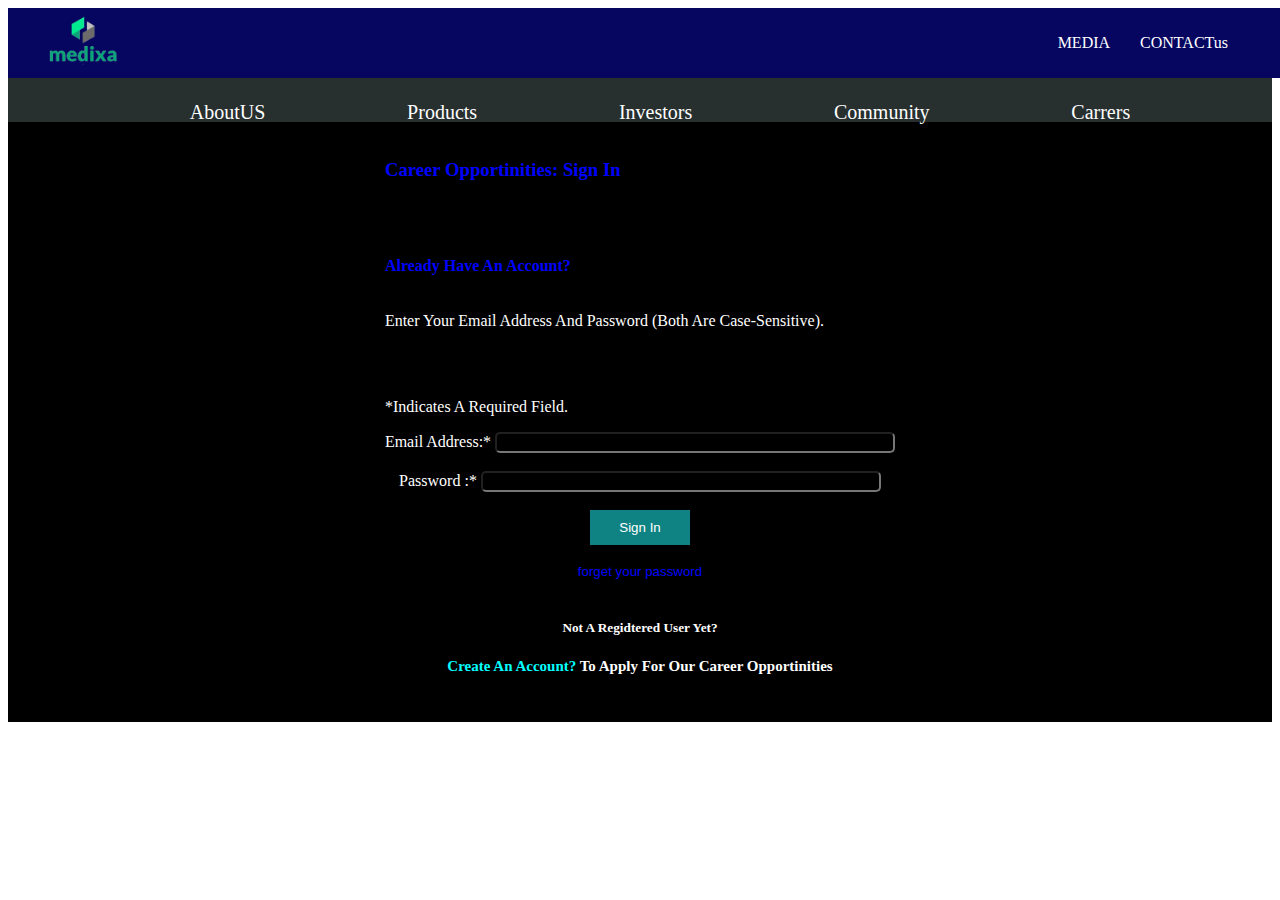
<file: candidate login.html>
<html>

<head>
  <!doctype html>
  <html lang="en">

  <head>
    <meta charset="utf-8">
    <meta name="viewport" content="width=device-width, initial-scale=1">
    <title>MY SITE</title>
    <link href="https://cdn.jsdelivr.net/npm/bootstrap@5.3.1/dist/css/bootstrap.min.css" rel="stylesheet"
      integrity="sha384-4bw+/aepP/YC94hEpVNVgiZdgIC5+VKNBQNGCHeKRQN+PtmoHDEXuppvnDJzQIu9" crossorigin="anonymous">
  </head>

<body>
  <link rel="stylesheet" href="https://cdnjs.cloudflare.com/ajax/libs/font-awesome/6.4.0/css/all.min.css"
    integrity="sha512-iecdLmaskl7CVkqkXNQ/ZH/XLlvWZOJyj7Yy7tcenmpD1ypASozpmT/E0iPtmFIB46ZmdtAc9eNBvH0H/ZpiBw=="
    crossorigin="anonymous" referrerpolicy="no-referrer" / <meta charset="UTF-8">
  <meta name="viewport" content="width=>, initial-scale=1.0">
  <title>Document</title>

  <link rel="stylesheet" href="candidate.css" class="css">
  </head>

  <body>






    <div class="searchbar">
      <div class="logo">
        <img src="./image-removebg-preview (11).png" height="60px" width="150px">
      </div>
      <div class="contacts">
        <a href="">MEDIA</a>
        <a href="">CONTACTus</a>

        <a href=""><i class="fa-solid fa-earth-americas fa-spin fa-spin-reverse" style="color: #1aa832;"></i></a>
        <a href=""><i class="fa-solid fa-magnifying-glass fa-beat-fade" style="color: #f7f7f7;"></i></a>
      </div>
    </div><br><br><br>




    <nav>

      <ul class="show hide" id="nav">
        <li><a href="index.html">AboutUS</a></li>
        <li><a href="./products.html">Products</a></li>
        <li><a href="./investors.html">Investors</a></li>
        <li><a href="./community.html">Community</a></li>
        <li><a href="./careers.html">Carrers</a></li>
      </ul>


      <div class="ham">
        <i class=" fa-solid fa-bars" id="ham_menu" onclick="menu()"></i>
      </div>
    </nav>
    </header>



    <script>
      var ham_menu = document.getElementById("ham_menu");
      var nav = document.getElementById("nav");

      function menu() {
        ham_menu.classList.toggle("fa-x")
        nav.classList.toggle("hide")

      }

    </script>



    <div class="div1">
      <div class="div2">
        <h3>career opportinities: sign in</h3><br><br>
        <h4>already have an account?</h4>
        <p>Enter your email address and password (both are case-sensitive).</p><br><br>
        <p>*indicates a required field.</p>
        <form>
          <label> Email Address:*</label>
          <input id="email" type="email"><br><br>
          <label>Password :*</label>
          <input id="pass" type="password"><br><br>
          <button id="sign" class="rohit" type="submit" value="sign in" onclick="change()">Sign in</button><br><br>
          <button class="btn1">forget your password</button> <br><br>

          <h5>not a regidtered user yet?</h5>
          <h2> <a href=""><span> create an account?</a></span> to apply for our career opportinities</h2>


        </form>


        <script>
          function change() {
            var email = document.getElementById("email");
            var password = document.getElementById("pass");
            var sign = document.getElementById("sign");


            if (email.value === '' || password.value === '') {
              display = 'block'
            }

            else {
              alert("sign in");
              
            }
          }
        </script>


      </div>
    </div>



















































    <script src="https://cdn.jsdelivr.net/npm/bootstrap@5.3.1/dist/js/bootstrap.bundle.min.js"
      integrity="sha384-HwwvtgBNo3bZJJLYd8oVXjrBZt8cqVSpeBNS5n7C8IVInixGAoxmnlMuBnhbgrkm"
      crossorigin="anonymous"></script>
  </body>

</html>
</file>
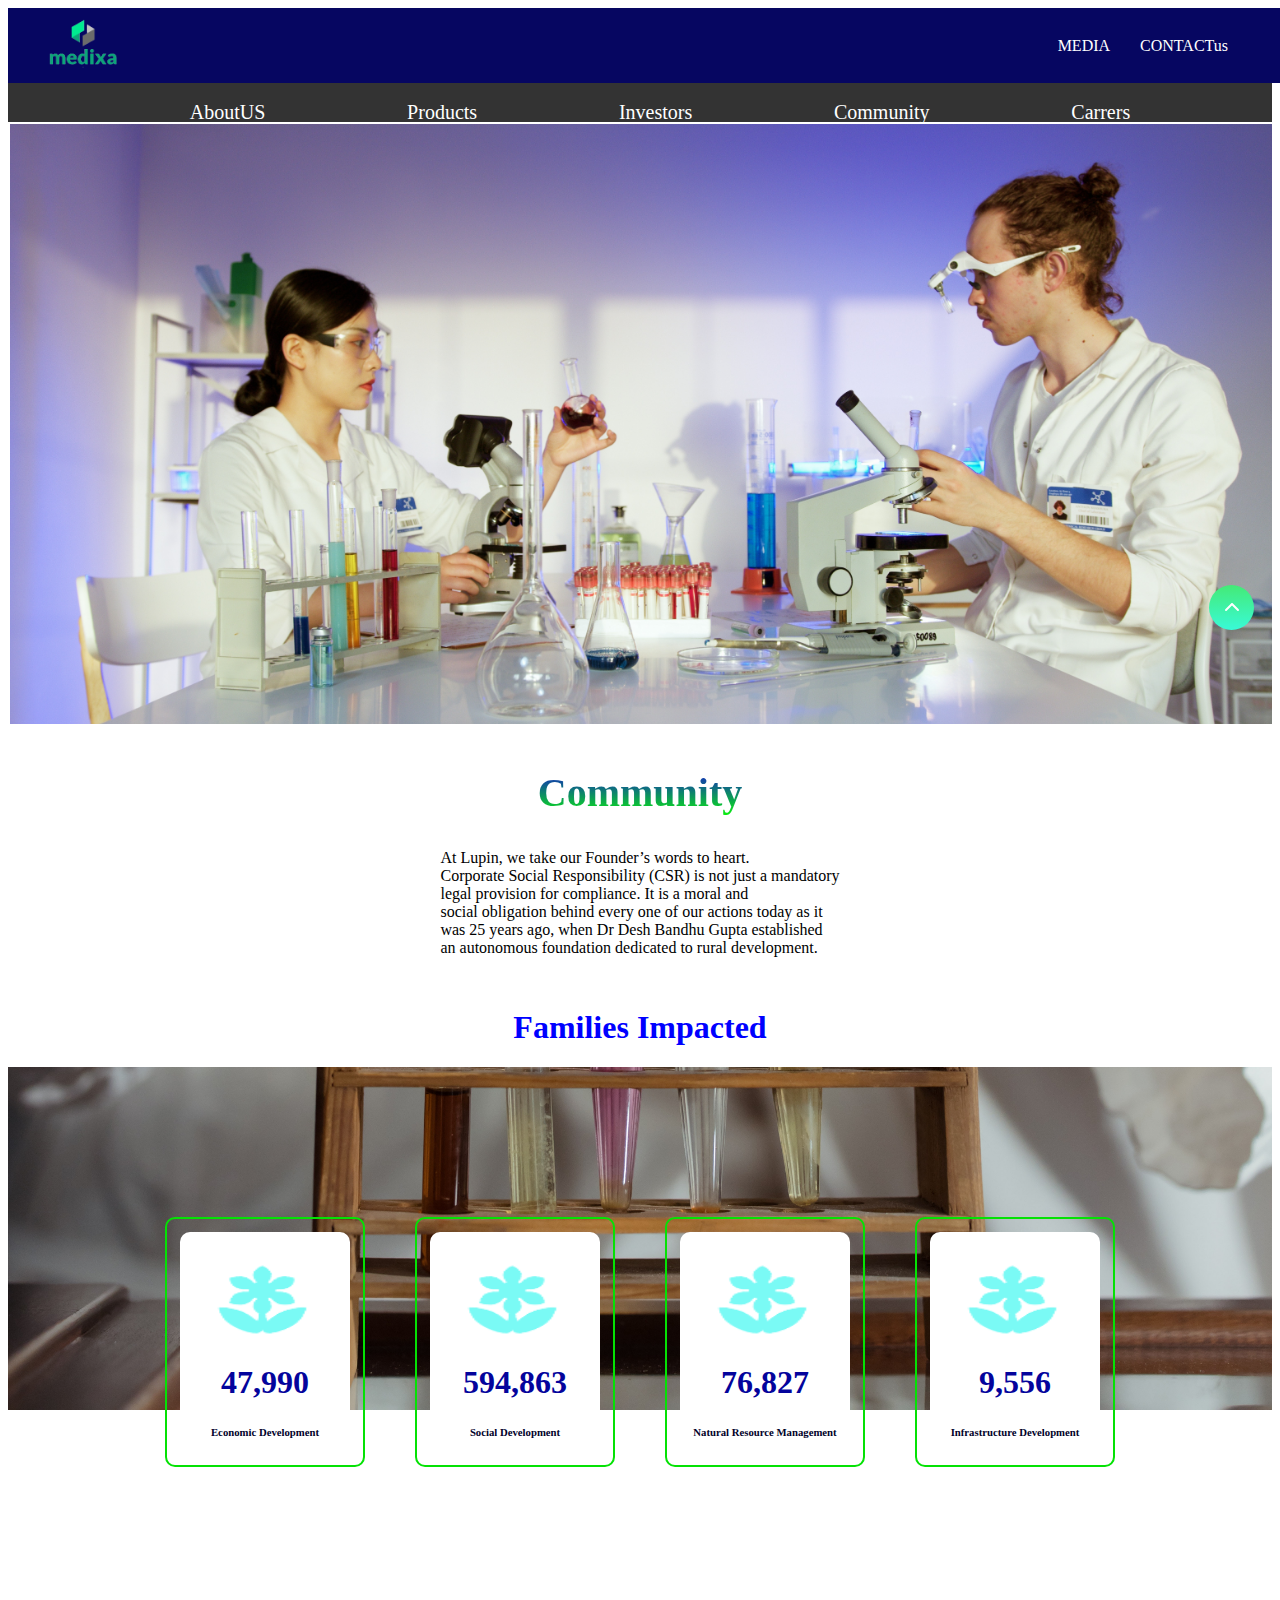
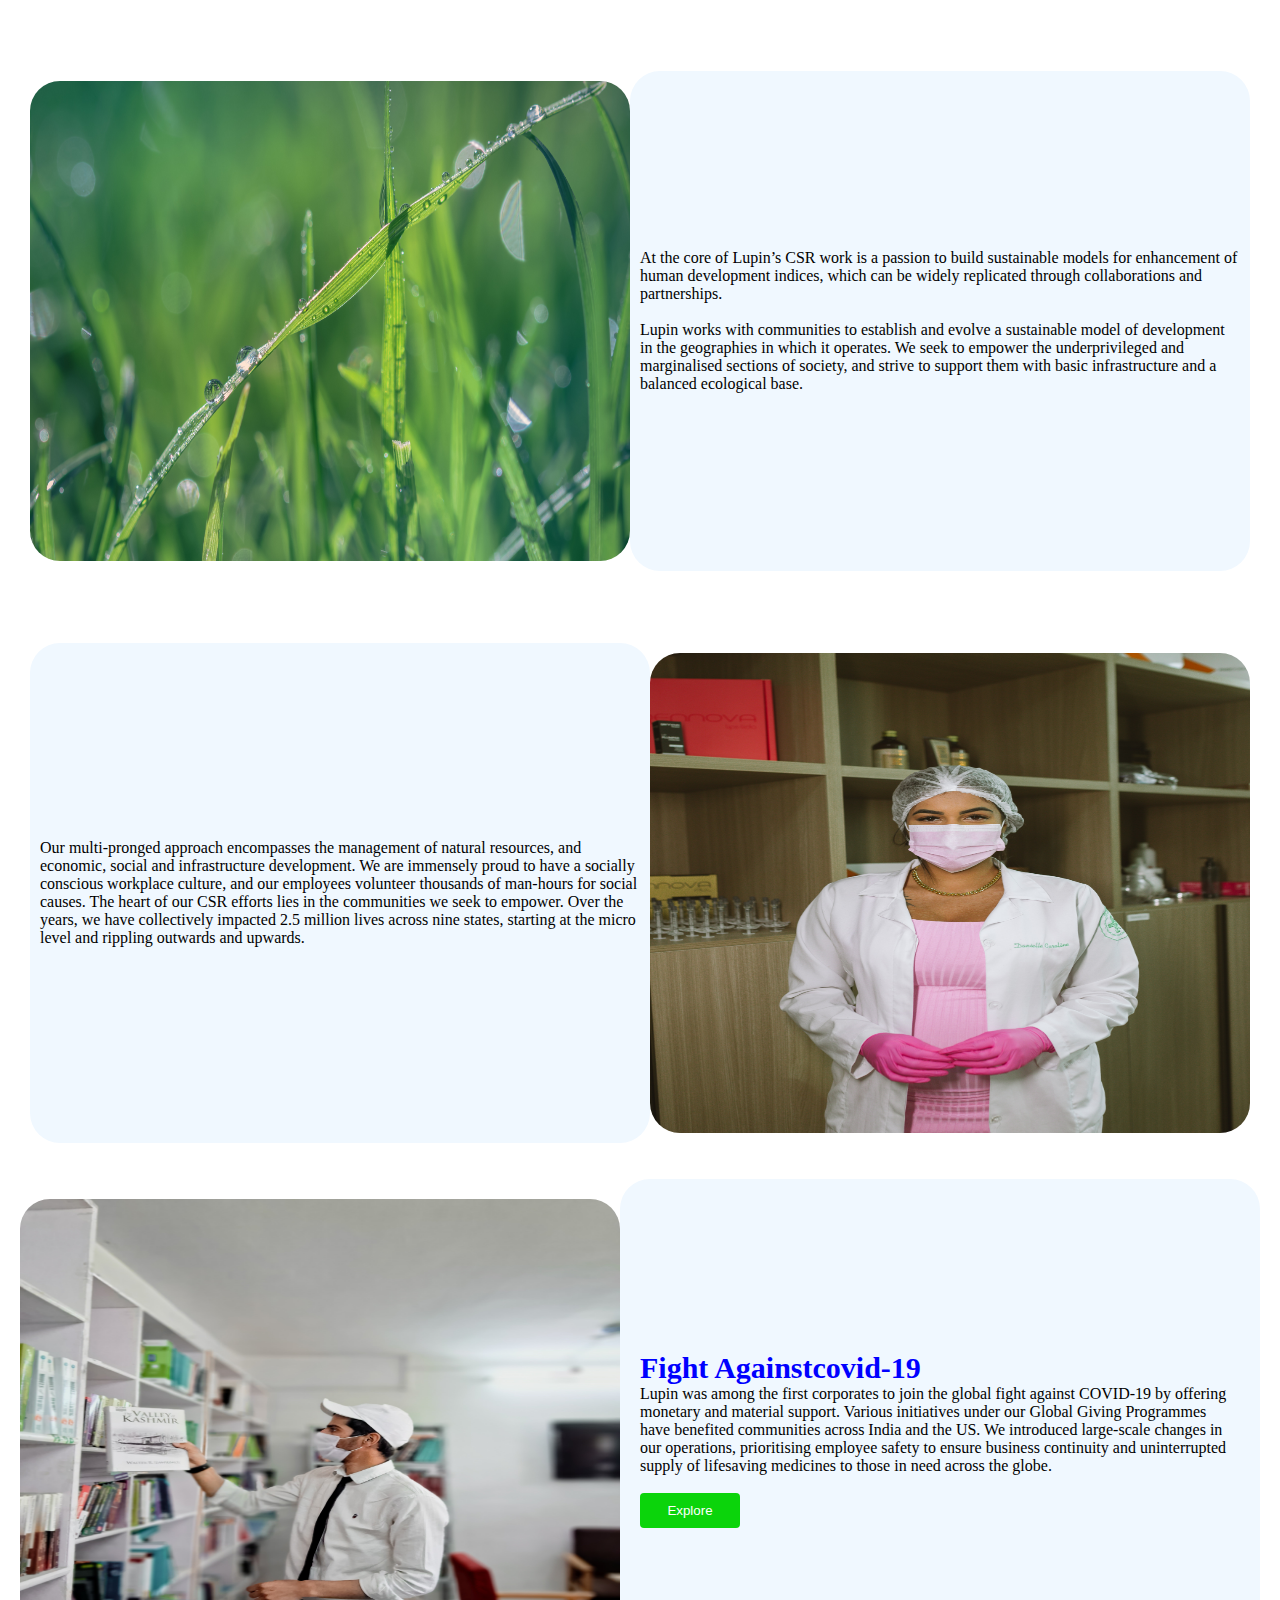
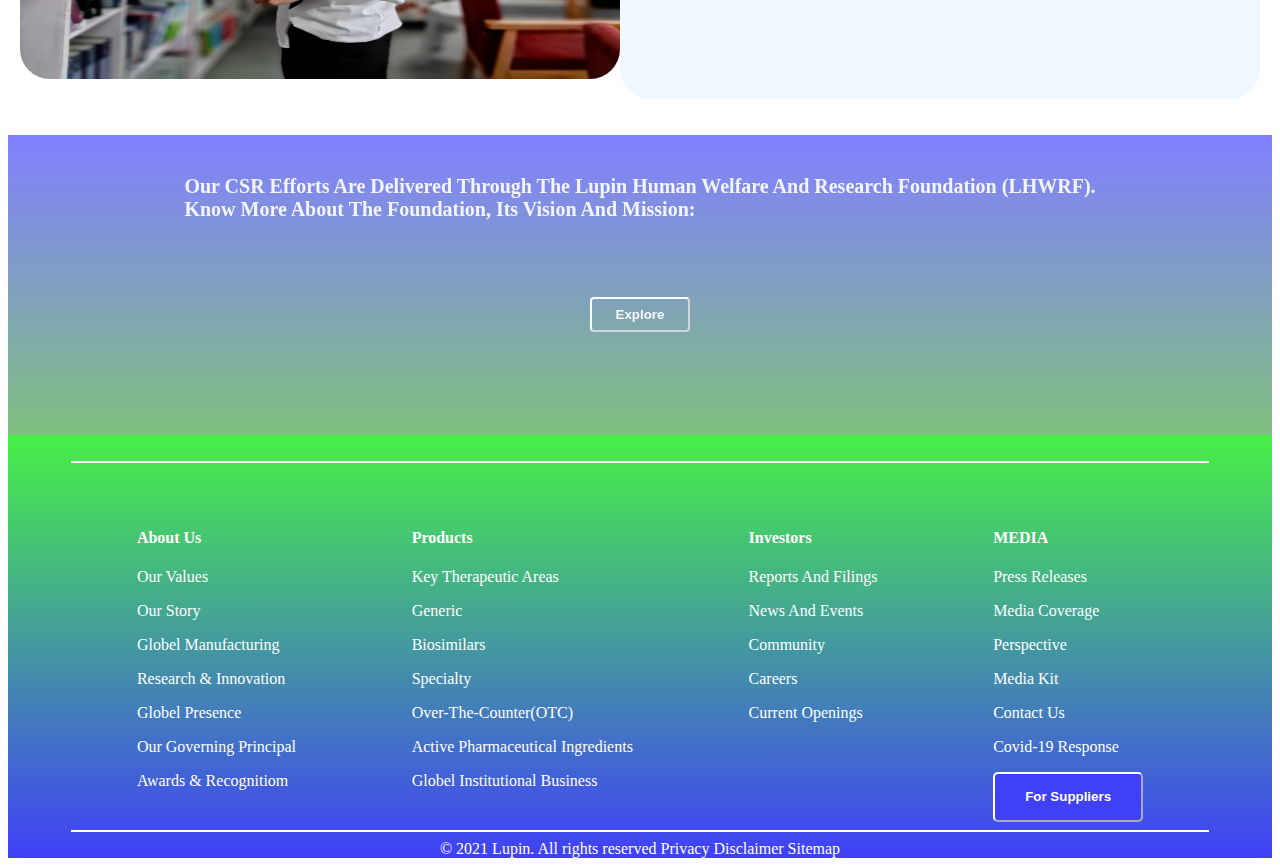
<file: community.html>
<html>

<head>
  <link rel="icon" href="./favicon.ico">

  <link rel="stylesheet" href="https://cdnjs.cloudflare.com/ajax/libs/font-awesome/6.4.0/css/all.min.css"
    integrity="sha512-iecdLmaskl7CVkqkXNQ/ZH/XLlvWZOJyj7Yy7tcenmpD1ypASozpmT/E0iPtmFIB46ZmdtAc9eNBvH0H/ZpiBw=="
    crossorigin="anonymous" referrerpolicy="no-referrer" /> <meta charset="UTF-8">
  <meta name="viewport" content="width=>, initial-scale=1.0">


  <meta charset="utf-8">
  <meta name="viewport" content="width=device-width, initial-scale=1">
  <title>My Site</title>
  <link href="https://cdn.jsdelivr.net/npm/bootstrap@5.3.1/dist/css/bootstrap.min.css" rel="stylesheet"
    integrity="sha384-4bw+/aepP/YC94hEpVNVgiZdgIC5+VKNBQNGCHeKRQN+PtmoHDEXuppvnDJzQIu9" crossorigin="anonymous">


  <link rel="stylesheet" href="community.css" class="css">
</head>

<body>


  <div class="searchbar">
    <div class="logo">
     <img src="./image-removebg-preview (11).png" height="60px" width="150px">
    </div>
    <div class="contacts">
     <a href="">MEDIA</a>
     <a href="">CONTACTus</a>
 
     <a href=""><i class="fa-solid fa-earth-americas fa-spin fa-spin-reverse" style="color: #1aa832;"></i></a>
     <a href=""><i class="fa-solid fa-magnifying-glass fa-beat-fade" style="color: #f7f7f7;"></i></a>
     </div>
   </div><br><br><br>


  
  <nav>
            
    <ul class="show hide" id="nav">
        <li><a href="index.html">AboutUS</a></li>
        <li><a href="./products.html">Products</a></li>
        <li><a href="./investors.html">Investors</a></li>
        <li><a href="#">Community</a></li>
        <li><a href="./careers.html">Carrers</a></li>
    </ul>


    <div class="ham">
        <i class=" fa-solid fa-bars" id="ham_menu" onclick="menu()"></i>
    </div>
</nav>
</header>



<script>
var ham_menu = document.getElementById("ham_menu");
var nav = document.getElementById("nav");

function menu() {
    ham_menu.classList.toggle("fa-x")
    nav.classList.toggle("hide")

}

function scrollfun(){
    
    var scrollValue = window.scrollY
    var nav = document.getElementById("nav")

    if(scrollValue > 100 && scrollValue <1000){
        nav.style.backgroundColor="skyblue";
    }

    else if(scrollValue > 1000 && scrollValue < 2000){
        nav.style.backgroundColor="green";
    }

    else if(scrollValue > 2000 && scrollValue < 3000){
        nav.style.backgroundColor="yellow";
    }

    else{
        nav.style.backgroundColor="#333";
    }
}
    
    window.onscroll=scrollfun;

</script>




  <div class="outer-div">
    <div class="images">

    </div>
  </div>

  <div class="div1">
    <div class="div2">

      <h2>community</h2>

      <p>
        At Lupin, we take our Founder’s words to heart. <br> Corporate Social Responsibility (CSR) is not just a
        mandatory <br>
        legal provision for compliance. It is a moral and <br> social obligation behind every one of our actions today
        as it <br>
        was 25 years ago, when Dr Desh Bandhu Gupta established <br> an autonomous foundation dedicated to rural
        development.
      </p>


    </div>
  </div>


  <!-- families impacted start -->


  <h1>families impacted</h1>
  <div class="div3">

    <div class="div4">
      <div class="card1">
        <div class="image1">
          <img src="./image-removebg-preview (5).png">
        </div>
        <h1>47,990</h1>
        <h6>economic development</h6>
      </div>
    </div>



    <div class="div4">
      <div class="card1">
        <div class="image1">
          <img src="./image-removebg-preview (5).png">
        </div>
        <h1>594,863</h1>
        <h6>social development</h6>
      </div>
    </div>


    <div class="div4">
      <div class="card1">
        <div class="image1">
          <img src="./image-removebg-preview (5).png">
        </div>
        <h1>76,827</h1>
        <h6>natural resource management</h6>
      </div>
    </div>


    <div class="div4">
      <div class="card1">
        <div class="image1">
          <img src="./image-removebg-preview (5).png">
        </div>
        <h1>9,556</h1>
        <h6>infrastructure development</h6>
      </div>
    </div>
  </div><br><br><br>


  <!-- families impacted end -->


  <div class="div6">
    <div class="div7">
      <p> At the core of Lupin’s CSR work is a passion to build sustainable models for enhancement of human development
        indices, which can be widely replicated through collaborations and partnerships. <br> <br>

        Lupin works with communities to establish and evolve a sustainable model of development in the geographies in
        which it operates. We seek to empower the underprivileged and marginalised sections of society, and strive to
        support them with basic infrastructure and a balanced ecological base.

      </p>
    </div>
    <div class="div8">
      <img src="./pexels-ylanite-koppens-675267.jpg" alt="">
    </div>

  </div><br><br><br><br>


  <div class="div9">
    <div class="div10">
      <p> Our multi-pronged approach encompasses the management of natural resources, and economic, social and
        infrastructure development. We are immensely proud to have a socially conscious workplace culture, and our
        employees volunteer thousands of man-hours for social causes.

        The heart of our CSR efforts lies in the communities we seek to empower. Over the years, we have collectively
        impacted 2.5 million lives across nine states, starting at the micro level and rippling outwards and upwards.

      </p>
    </div>
    <div class="div11">
      <img src="./pexels-wesley-davi-16122135.jpg" alt="">
    </div>

  </div><br><br>


  <div class="div12">
    <div class="div13">

      <p> <span class="head">fight againstcovid-19</span><br> Lupin was among the first corporates to join the global
        fight against COVID-19 by offering monetary and
        material support. Various initiatives under our Global Giving Programmes have benefited communities across India
        and the US.

        We introduced large-scale changes in our operations, prioritising employee safety to ensure business continuity
        and uninterrupted supply of lifesaving medicines to those in need across the globe. <br><br>
        <input type="submit" value="explore">
      </p>

    </div>
    <div class="div11">
      <img src="./pexels-sheikh-basharat-17110244.jpg" alt="">
    </div>
  </div><br><br>

  <div class="div14">
    <div class="image2">
      <p>Our CSR efforts are delivered through the Lupin Human Welfare and Research Foundation (LHWRF). <br>
        Know more about the Foundation, its Vision and Mission:
      </p><br><br>
      <div class="btn1">
      <input type="submit" value="explore">
    </div>
    </div>
  </div>



  <div class="footer">
    <div class="footer1">
      <br>
      <a href="./facebook.html"><i class="fa-brands fa-facebook-f fa-xs" style="color: #fcfcfd;"></a></i>
      <a href="./twitter.html"><i class="fa-brands fa-twitter fa-xs" style="color: #f7f7f7;"></a></i>
      <a href="https://www.youtube.com/"><i class="fa-brands fa-youtube fa-xs" style="color: #fafafa;"></a></i>
     <a href="intagram.html"><i class="fa-brands fa-instagram fa-xs" style="color: #ffffff;"></a></i>
    <hr>
    <br><br>


  <div id="footer">
<div class="part1">
  <h4>about us </h4>
<p>Our Values</p>
<p>Our Story</p>
<p> Globel Manufacturing</p>
<p>Research & Innovation</p>
<p> Globel Presence</p>
<p>Our Governing Principal</p>
<p>Awards & Recognitiom</p>
</div>

<div class="part2">
  <h4>Products </h4>
<p> Key Therapeutic Areas</p>
<p>Generic</p>
<p> Biosimilars</p>
<p> Specialty</p>
<p>Over-the-counter(OTC)</p>
<p>Active pharmaceutical ingredients</p>
<p> Globel institutional business</p>
</div>

<div class="part3">
  <h4>investors </h4>
<p> reports and filings</p>
<p> news and events</p>
<p>community</p>
<p> careers</p>
<p> current openings</p>
</div>




<div class="part2">
  <h4>MEDIA</h4>
<p>press releases</p>
<p>media coverage</p>
<p>perspective</p>
<p>media kit</p>
<p>contact us</p>
<p>covid-19 response</p>
<input  class="suppliers"type="button" value="for suppliers">
</div>
</div>
<hr>

 <p4>© 2021 Lupin. All rights reserved Privacy Disclaimer Sitemap
  </p4>
    </div>
     </div>
    
     <a href="#nav"> <button class="Btn10">
      <a href="#nav">
      <svg height="1.2em" class="arrow" viewBox="0 0 512 512"><path d="M233.4 105.4c12.5-12.5 32.8-12.5 45.3 0l192 192c12.5 12.5 12.5 32.8 0 45.3s-32.8 12.5-45.3 0L256 173.3 86.6 342.6c-12.5 12.5-32.8 12.5-45.3 0s-12.5-32.8 0-45.3l192-192z"></path></svg>
    <p class="text10">Back to Top</p></a>
      </a> </button>













  <script src="https://cdn.jsdelivr.net/npm/bootstrap@5.3.1/dist/js/bootstrap.bundle.min.js"
    integrity="sha384-HwwvtgBNo3bZJJLYd8oVXjrBZt8cqVSpeBNS5n7C8IVInixGAoxmnlMuBnhbgrkm"
    crossorigin="anonymous"></script>
</body>

</html>
</file>
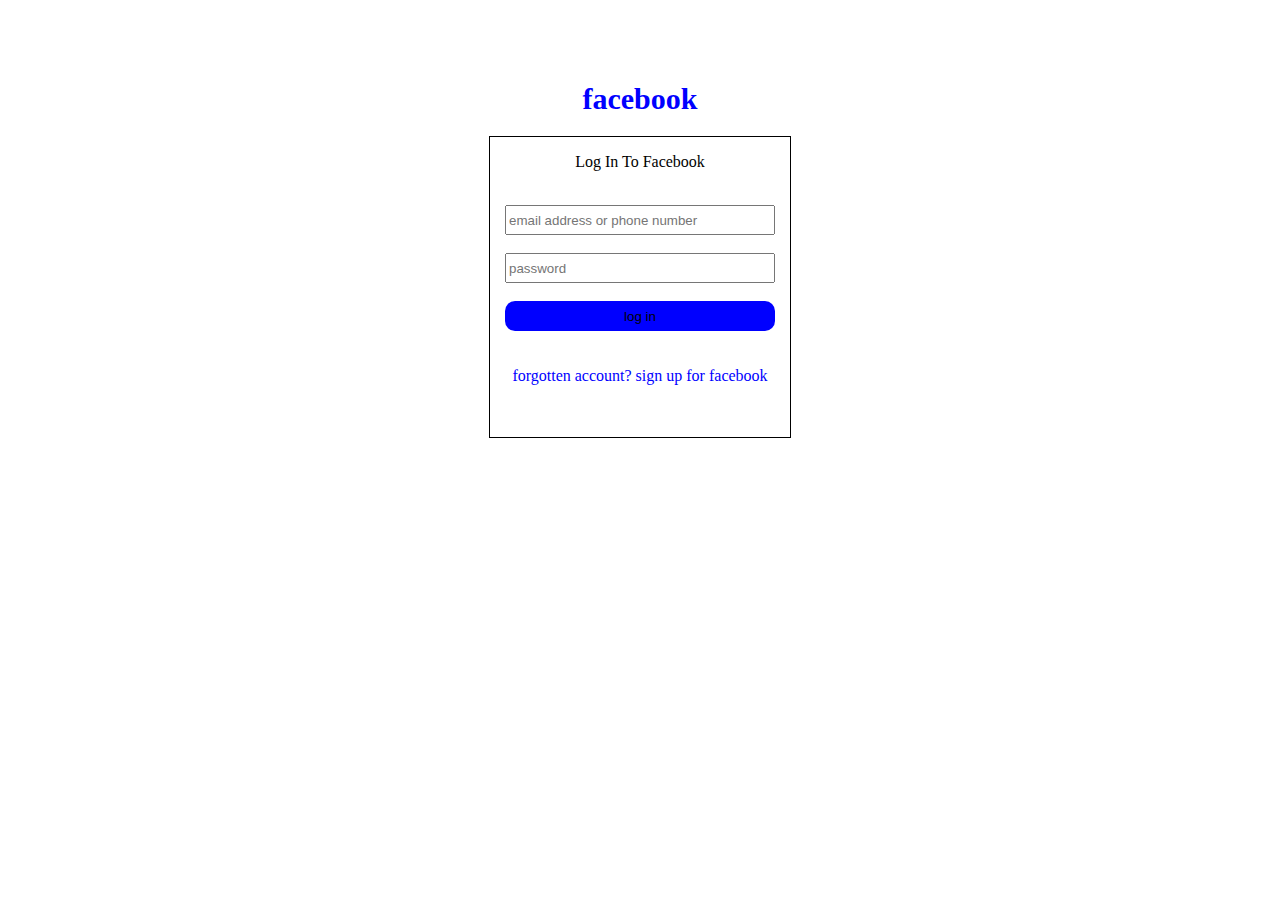
<file: facebook.html>
<html>
<head>
<style>
.main{
height:600px;
width:100%;
text-align:center;
}
h1{
color:blue;
font-size:30px;
}

.box{
height:300px;
width:300px;
border:1px solid;
margin: 0 auto;
}



p{
text-transform:capitalize;
}
span{
color:blue;
}

input.email {
height:30px;
width:270px;
}

input.password{
height:30px;
width:270px;
}

input.submit{
height:30px;
width:270px;
background-color:blue;
border-radius:10px;
border:none;
}

</style>
</head>
<body>
<div class="main"><br><br><br>
<h1>facebook</h1>
<div class="box">
<p>log in to facebook</p><br>
<form>
<input class="email" type="email" placeholder="email address or phone number"><br><br>
<input class="password" type="password" placeholder="password"><br><br>
<input class="submit" type="submit" value="log in"><br><br><br>
<span> forgotten account? sign up for facebook</span>
</div>
</form>






</body>
</html>
</file>
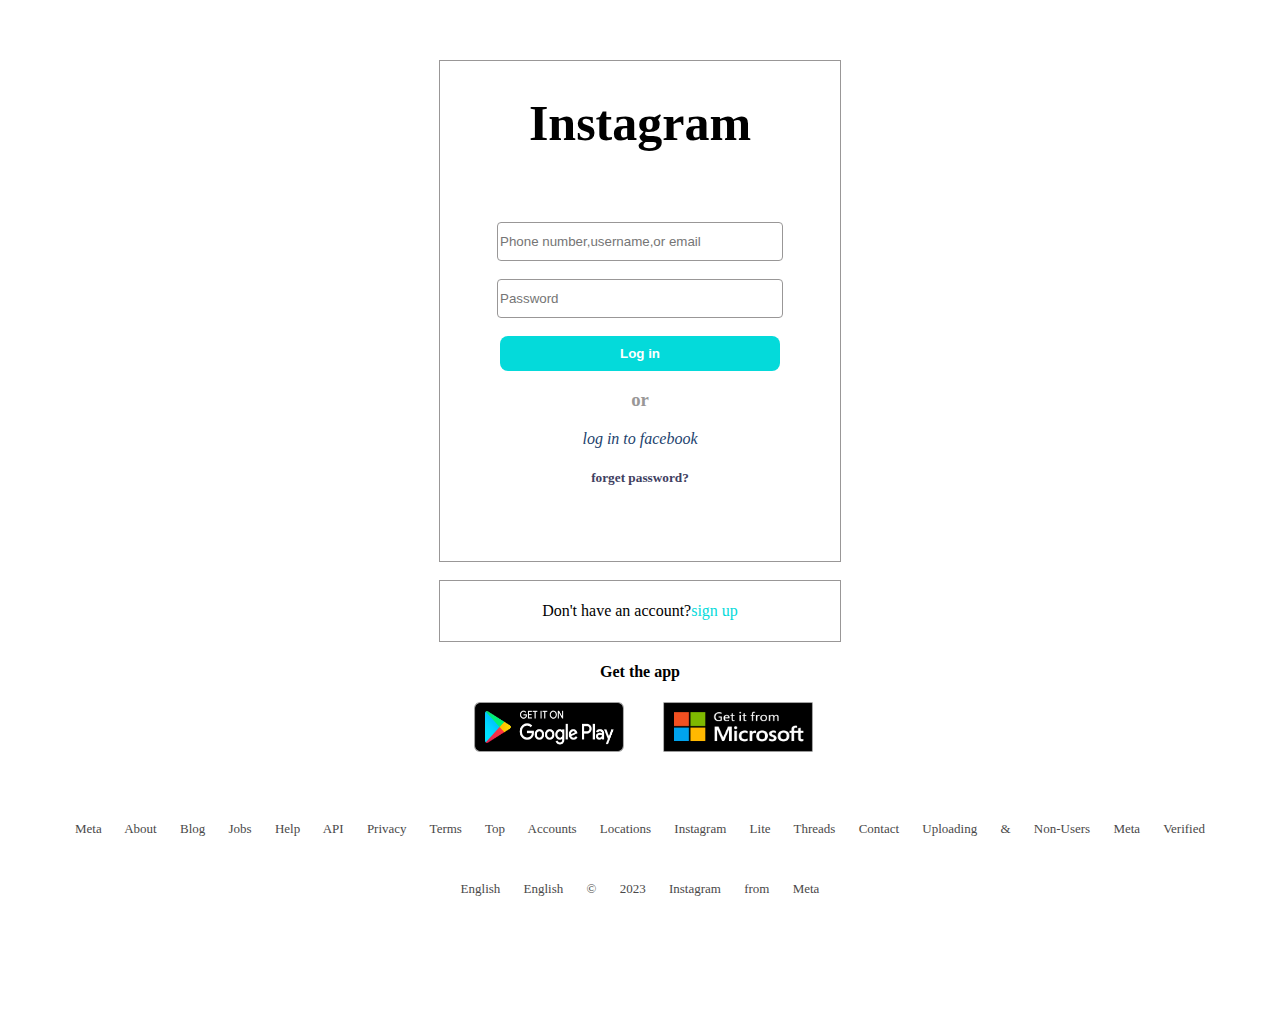
<file: intagram.html>
<!DOCTYPE html>
<html lang="en">

<head>
    <link rel="stylesheet" href="https://cdnjs.cloudflare.com/ajax/libs/font-awesome/6.4.2/css/all.min.css"
        integrity="sha512-z3gLpd7yknf1YoNbCzqRKc4qyor8gaKU1qmn+CShxbuBusANI9QpRohGBreCFkKxLhei6S9CQXFEbbKuqLg0DA=="
        crossorigin="anonymous" referrerpolicy="no-referrer" />
    <meta charset="UTF-8">
    <meta name="viewport" content="width=device-width, initial-scale=1.0">
    <title>instagram</title>
    <link rel="stylesheet" href="./instgram.css">
</head>

<body>
<div class="rohit">
    <div class="container">
        <div class="main">
            <h1>instagram</h1>
            <br><br>

            <input type="email" placeholder="Phone number,username,or email">
            <br>
            <input type="password" placeholder="Password"><br>

            <input class="submit" type="submit" value="Log in">
            <h3> or</h3>

           <a href="http://127.0.0.1:5500/facebook.html"><i class="fa-brands fa-square-facebook" style="color: #223f6d;"> log in to facebook</i></a> 
           <h5> forget password?</h5>
</div><br>
        

<div class="box"> Don't have an account?<a href=""> sign up</a></div>

<h4>Get the app</h4>
<div>
<img src="./c5Rp7Ym-Klz.png" alt="">
<img src="./EHY6QnZYdNX.png" alt="">
</div>
</div>
<center>
<p>Meta
About
Blog
Jobs
Help
API
Privacy
Terms
Top Accounts
Locations
Instagram Lite
Threads 
Contact Uploading & Non-Users
Meta Verified
</p><br>
<p>
English

English
© 2023 Instagram from Meta
</p>
</center>
</div>
</body>

</html>
</file>
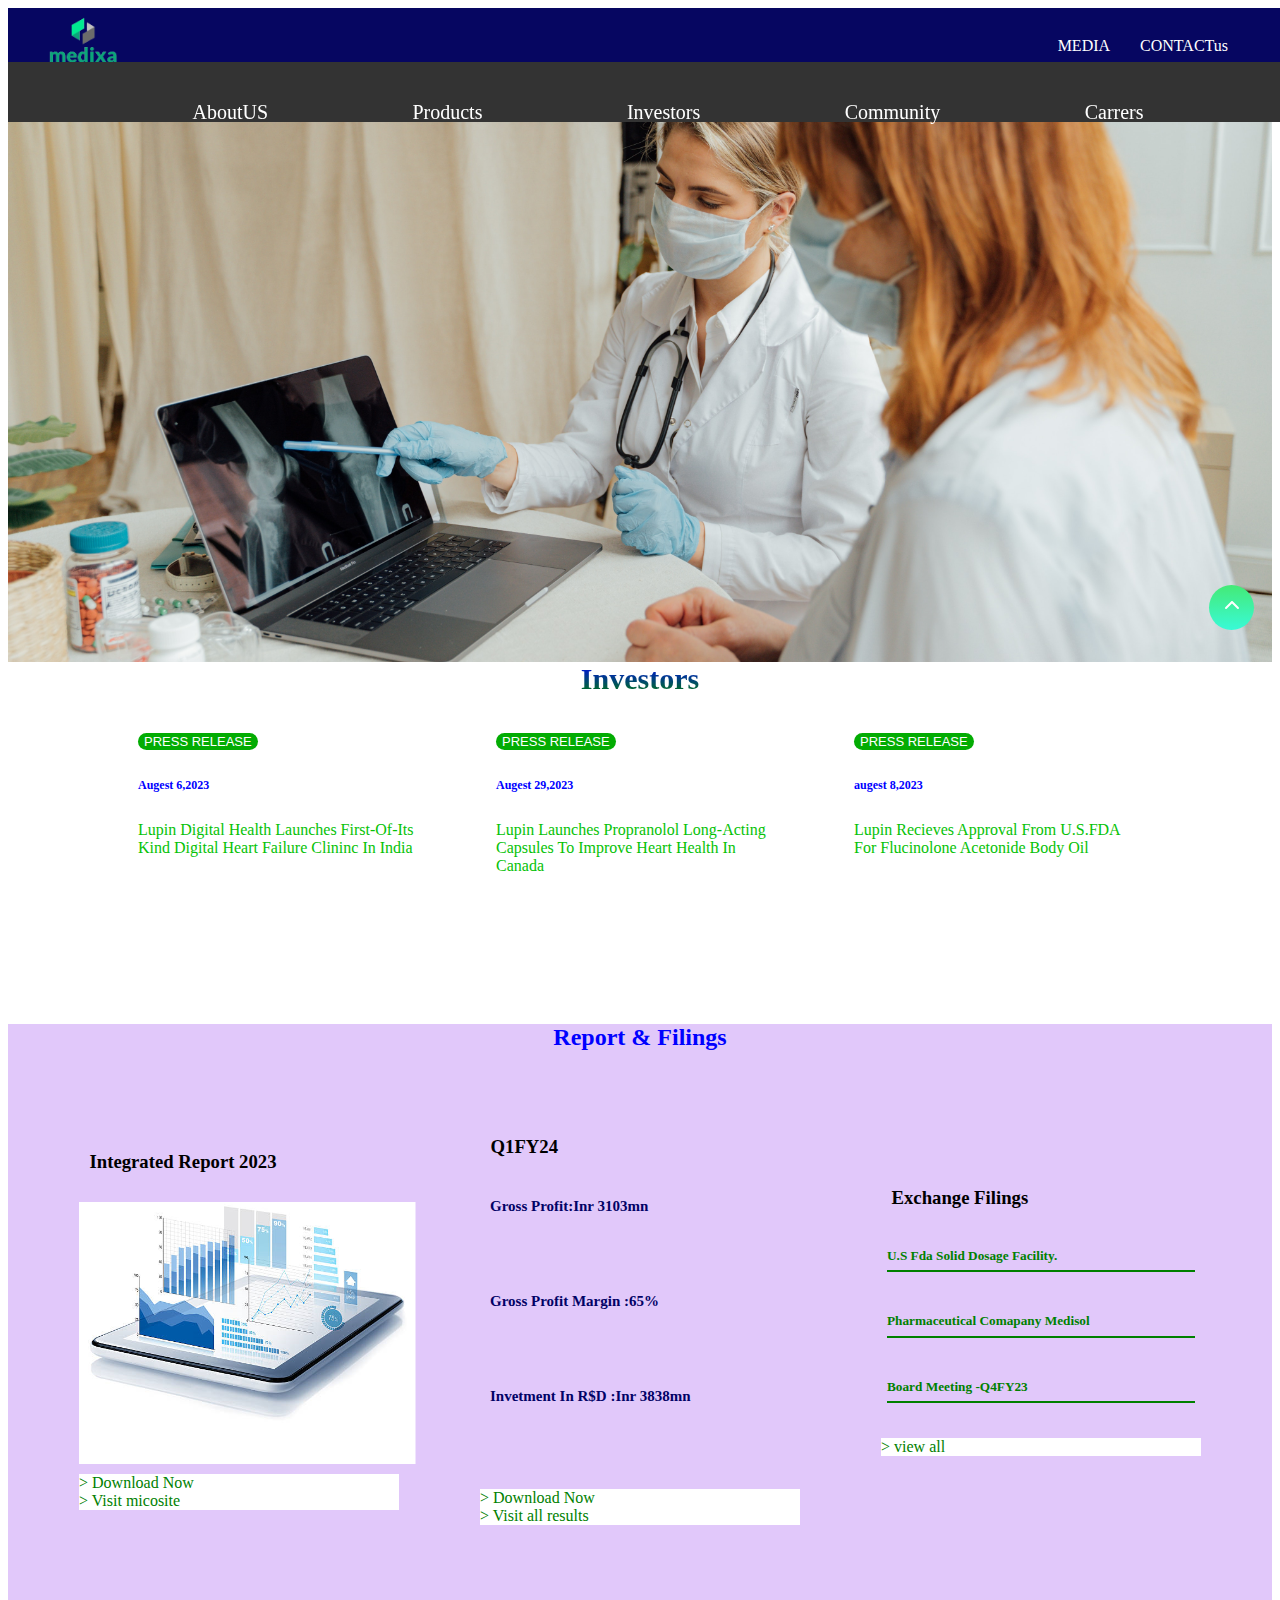
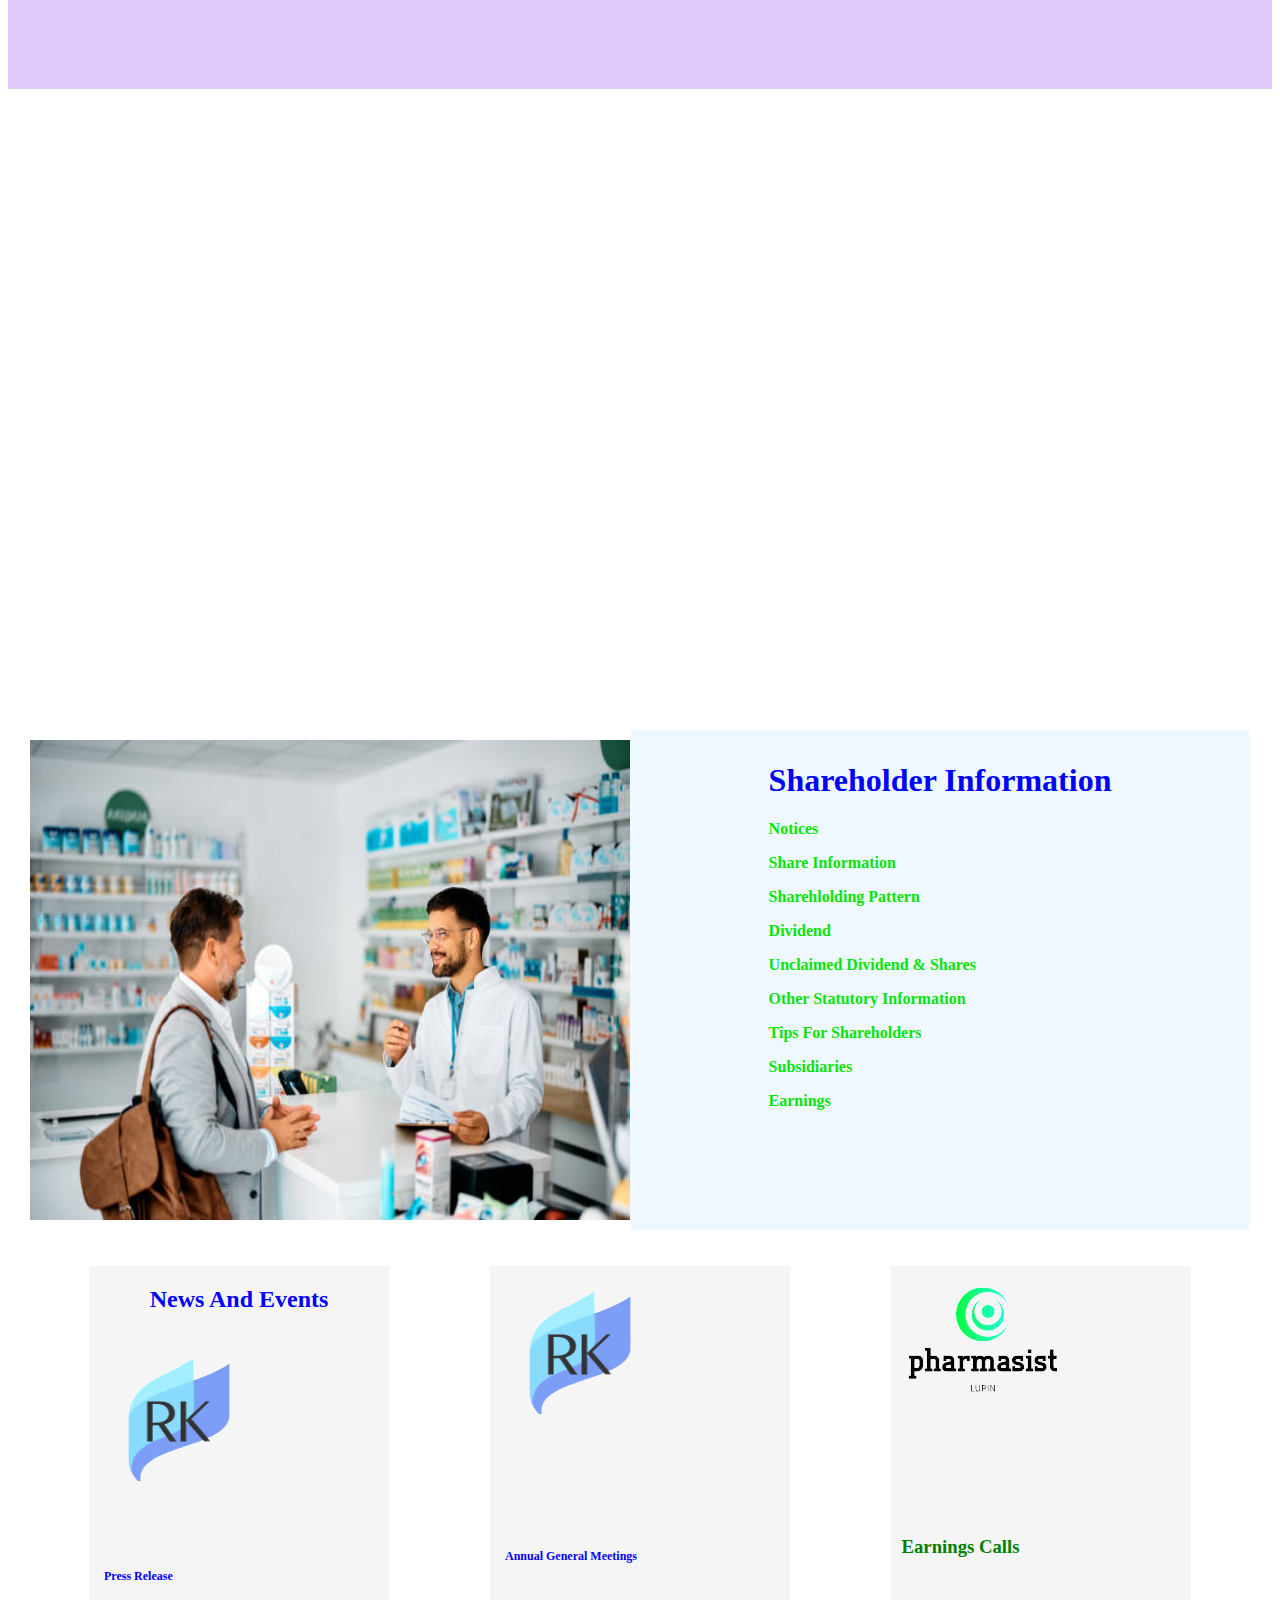
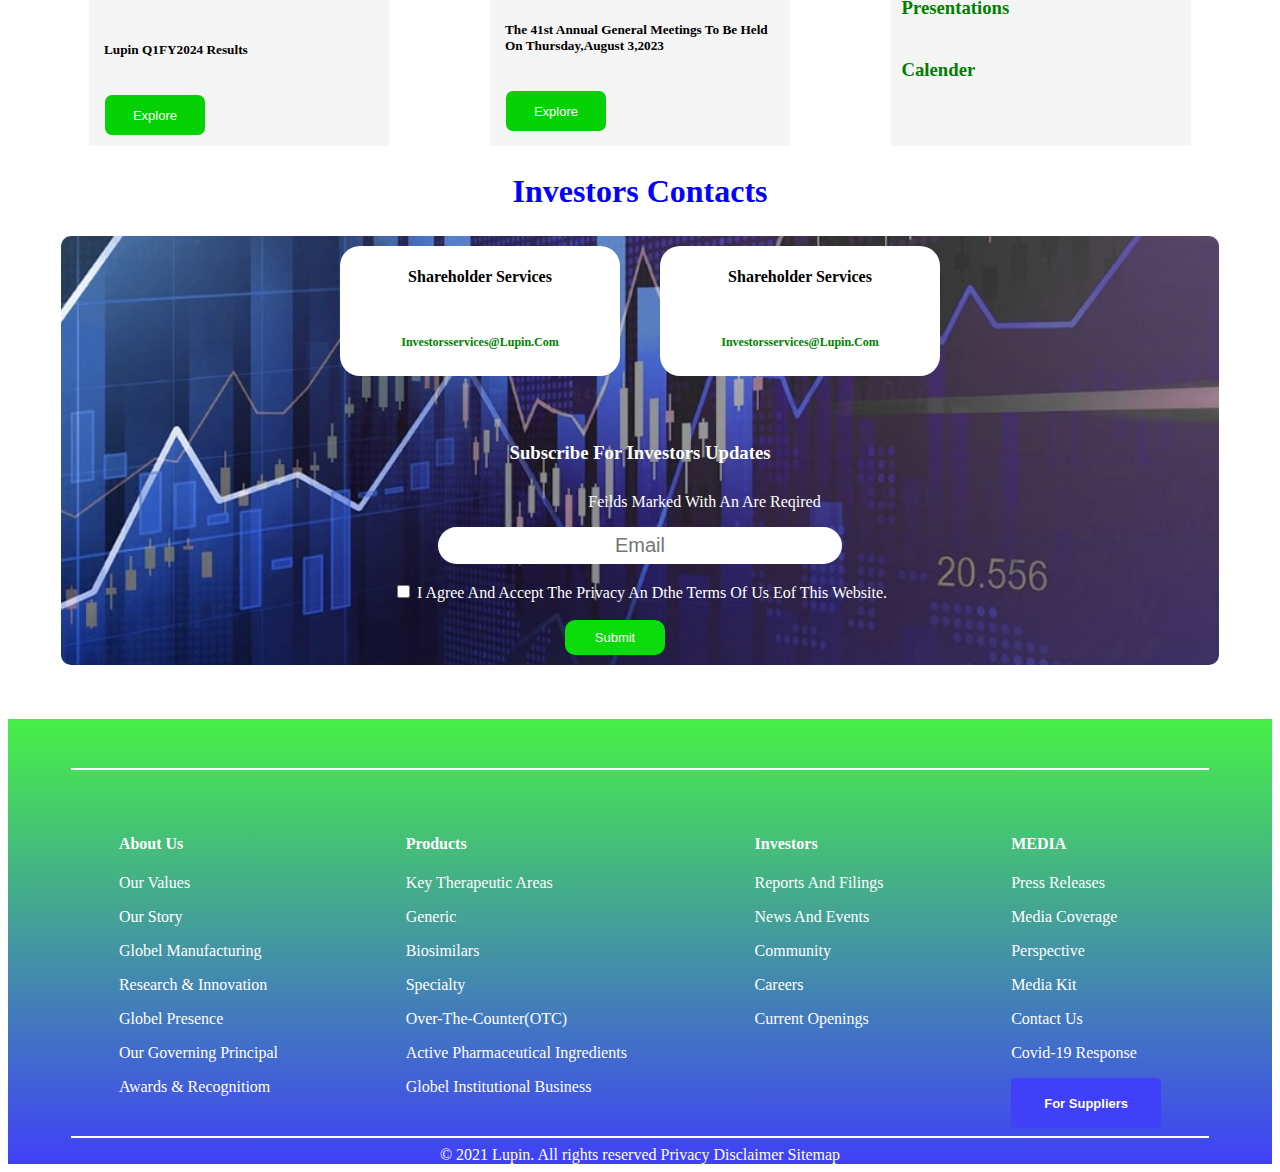
<file: investors.html>
<!doctype html>
<html lang="en">

<head>
  <link rel="icon" href="./favicon.ico">

  <link rel="stylesheet" href="https://cdnjs.cloudflare.com/ajax/libs/font-awesome/6.4.0/css/all.min.css"
    integrity="sha512-iecdLmaskl7CVkqkXNQ/ZH/XLlvWZOJyj7Yy7tcenmpD1ypASozpmT/E0iPtmFIB46ZmdtAc9eNBvH0H/ZpiBw=="
    crossorigin="anonymous" referrerpolicy="no-referrer" /> <meta charset="UTF-8">
  <meta name="viewport" content="width=>, initial-scale=1.0">


  <meta charset="utf-8">
  <meta name="viewport" content="width=device-width, initial-scale=1">
  <title>My Site</title>
  <link href="https://cdn.jsdelivr.net/npm/bootstrap@5.3.1/dist/css/bootstrap.min.css" rel="stylesheet"
    integrity="sha384-4bw+/aepP/YC94hEpVNVgiZdgIC5+VKNBQNGCHeKRQN+PtmoHDEXuppvnDJzQIu9" crossorigin="anonymous">
  <link rel="stylesheet" href="./investors.css">
</head>

<body>
  <!-- <script src="./index.js"></script> -->

  <div class="searchbar">
    <div class="logo">
     <img src="./image-removebg-preview (11).png" height="60px" width="150px">
    </div>
    <div class="contacts">
     <a href="">MEDIA</a>
     <a href="">CONTACTus</a>
 
     <a href=""><i class="fa-solid fa-earth-americas fa-spin fa-spin-reverse" style="color: #1aa832;"></i></a>
     <a href=""><i class="fa-solid fa-magnifying-glass fa-beat-fade" style="color: #f7f7f7;"></i></a>
     </div>
   </div><br><br><br>



  
  <nav>
            
    <ul class="show hide" id="nav">
        <li><a href="./index.html">AboutUS</a></li>
        <li><a href="./products.html">Products</a></li>
        <li><a href=".#">Investors</a></li>
        <li><a href="./community.html">Community</a></li>
        <li><a href="./careers.html">Carrers</a></li>
    </ul>


    <div class="ham">
        <i class=" fa-solid fa-bars" id="ham_menu" onclick="menu()"></i>
    </div>
</nav>
</header>



<script>
var ham_menu = document.getElementById("ham_menu");
var nav = document.getElementById("nav");

function menu() {
    ham_menu.classList.toggle("fa-x")
    nav.classList.toggle("hide")

}

function scrollfun(){
    
    var scrollValue = window.scrollY
    var nav = document.getElementById("nav")

    if(scrollValue > 100 && scrollValue <1000){
        nav.style.backgroundColor="skyblue";
    }

    else if(scrollValue > 1000 && scrollValue < 2000){
        nav.style.backgroundColor="green";
    }

    else if(scrollValue > 2000 && scrollValue < 3000){
        nav.style.backgroundColor="yellow";
    }

    else{
        nav.style.backgroundColor="#333";
    }
}
    
    window.onscroll=scrollfun;




</script>


  

  <div class="outer-div">
    <div class="images">
    </div>
  </div>


  <div class="div1">
    Investors
  </div><br><br>

  <div class="div2">


    <div class="card" style="width: 18rem;">
      <div class="card-body">
        <input type="submit" value="PRESS RELEASE">
        <h6> Augest 6,2023</h6>
        <p1 class="card-text">lupin digital health launches first-of-its kind digital heart failure clininc in india
        </p1>

      </div>
    </div>




    <div class="card" style="width: 18rem;">
      <div class="card-body">
        <input type="submit" value="PRESS RELEASE">
        <h6> Augest 29,2023</h6>
        <p1 class="card-text">lupin launches propranolol long-acting capsules to improve heart health in canada</p1>

      </div>
    </div>



    <div class="card" style="width: 18rem;">
      <div class="card-body">
        <input type="submit" value="PRESS RELEASE">
        <h6> augest 8,2023</h6>
        <p1 class="card-text">lupin recieves approval from U.S.FDA for flucinolone acetonide body oil</p1>
      </div>
    </div>

  </div><br><br><br><br>



  <div class="rohit">
    <h2>report & filings</h2>
    <br><br>

    <div class="div3">
      <div class="card" style="width: 20rem;">
        <h3>integrated report 2023</h3>
        <img src="./coin-stacks_1339-4469-2.png" class="card-img-top" alt="...">
        <div class="card-body">
          <a href="#" class="btn btn-primary">> Download Now</a>
          <a href="#" class="btn btn-primary">> Visit micosite</a>
        </div>
      </div>

      <div class="card" style="width: 20rem;">
        <h3>Q1FY24</h3>
        <h4> gross profit:inr 3103mn</h4><br>
        <h4> gross profit margin :65%</h4><br>
        <h4> invetment in r$d :inr 3838mn</h4><br><br><br>
        <div class="card-body">
          <a href="#" class="btn btn-primary">> Download Now</a>
          <a href="#" class="btn btn-primary">> Visit all results</a>


        </div>
      </div>


      <div class="card" style="width: 20rem;">
        <h3>exchange filings</h3>
        <h5>u.s fda solid dosage facility.
          <hr style="color: green;">
        </h5>
        <h5> pharmaceutical comapany medisol
          <hr style="color: green;">
        </h5>
        <h5>board meeting -Q4FY23
          <hr style="color: green;">
          </h6>

          <div class="card-body">
            <a href="#" class="btn btn-primary">> view all</a>

          </div>
      </div>
    </div>
  </div><br><br>


  <div class="div4">
    <marquee behavior="slide" direction="down">
      <img src="./compliance-rule-law-regulation-graphic-interface-business-quality-policy-1-1.jpg" image="img-fluid">


      <div class="marquee-div">
        <div class="marquee-div-inner">committees of board</div>
        <div class="marquee-div-inner">code of conduct</div>
        <div class="marquee-div-inner">policies</div>
      </div>
    </marquee>
  </div><br>



  <div class="div7">
    <div class="div6">
      <div class="part8">
        <h1>shareholder information</h1>
        <a href="">
          <p>notices</p>
        </a>
        <a href="">
          <p>share information</p>
        </a>
        <a href="">
          <p>sharehlolding pattern</p>
        </a>
        <a href="">
          <p>dividend</p>
        </a>
        <a href="">
          <p>unclaimed dividend & shares</p>
        </a>
        <a href="">
          <p>other statutory information</p>
        </a>
        <a href="">
          <p>tips for shareholders </p>
        </a>
        <a href="">
          <p>subsidiaries</p>
        </a>
        <a href="">
          <p>earnings</p>
        </a>

      </div>
    </div>
    <div class="div5">
      <img src="./pjbg.jpg" alt="">
    </div>

  </div><br><br>


  <div class="div8">

    <div class="div9">
      <div class="image2">
        <h2>news and events</h2>
        <img src="./image-removebg-preview (4).png" alt="">
      </div>
      <h6>press release</h6>
      <h5>lupin Q1FY2024 results</h5>
      <input class="btn" type="submit" value="explore">



    </div>
    <div class="div9">
      <div class="image2">
        <img src="./image-removebg-preview (4).png" alt="">
      </div>
      <h6>annual general meetings </h6>
      <h5>the 41st annual general meetings to be held on thursday,august 3,2023</h5>
      <input class="btn" type="submit" value="explore">
    </div>

    <div class="div9">
      <div class="image2">
        <img src="./image-removebg-preview (3).png" alt="">
      </div>
      <a href="#">
        <h3>earnings calls</h3>
      </a>
      <a href="#">
        <h3>presentations</h3>
      </a>
      <a href="#">
        <h3>calender</h3>
      </a>
    </div>
  </div>

  <div class="div10">
    <h1>investors contacts</h1><br><br><br><br><br>
    <div class="image">
      <div class="div-card1">
        <div class="div11">
          <h4>shareholder services</h4>
          <a href="">
            <h6>investorsservices@lupin.com
          </a></h6>
        </div><br>

        <div class="div11">
          <h4>shareholder services</h4>
          <a href="">
            <h6>investorsservices@lupin.com
          </a></h6>
        </div>
      </div><br><br>

      <h3>subscribe for investors updates</h3>
      <p>feilds marked with an are reqired</p>
      <input class="email" type="email" placeholder="email"><br> <br>
      <input class="checkbox" type="checkbox"> i agree and accept the privacy an dthe terms of us eof this website. <br><br>
      <input class="btn1" type="submit" value="submit">
    </div>
  </div><br><br><br>










  <div class="footer">
    <div class="footer1">
      <br>
      <a href="./facebook.html"><i class="fa-brands fa-facebook-f fa-xs" style="color: #fcfcfd;"></a></i>
      <a href="http://127.0.0.1:5501/twitter.html"><i class="fa-brands fa-twitter fa-xs"
          style="color: #f7f7f7;"></a></i>
      <a href="https://www.youtube.com/"><i class="fa-brands fa-youtube fa-xs" style="color: #fafafa;"></a></i>
      <a href="http://127.0.0.1:5501/intagram.html"><i class="fa-brands fa-instagram fa-xs"
          style="color: #ffffff;"></a></i>
      <hr>
      <br><br>


      <div id="footer">
        <div class="part1">
          <h4>about us </h4>
          <p>Our Values</p>
          <p>Our Story</p>
          <p> Globel Manufacturing</p>
          <p>Research & Innovation</p>
          <p> Globel Presence</p>
          <p>Our Governing Principal</p>
          <p>Awards & Recognitiom</p>
        </div>

        <div class="part2">
          <h4>Products </h4>
          <p> Key Therapeutic Areas</p>
          <p>Generic</p>
          <p> Biosimilars</p>
          <p> Specialty</p>
          <p>Over-the-counter(OTC)</p>
          <p>Active pharmaceutical ingredients</p>
          <p> Globel institutional business</p>
        </div>

        <div class="part3">
          <h4>investors </h4>
          <p> reports and filings</p>
          <p> news and events</p>
          <p>community</p>
          <p> careers</p>
          <p> current openings</p>
        </div>




        <div class="part2">
          <h4>MEDIA</h4>
          <p>press releases</p>
          <p>media coverage</p>
          <p>perspective</p>
          <p>media kit</p>
          <p>contact us</p>
          <p>covid-19 response</p>
          <input class="suppliers" type="button" value="for suppliers">
        </div>
      </div>
      <hr>

      <p4>© 2021 Lupin. All rights reserved Privacy Disclaimer Sitemap
      </p4>
    </div>
  </div>


  <a href="#nav"> <button class="Btn10">
    <a href="#nav">
    <svg height="1.2em" class="arrow" viewBox="0 0 512 512"><path d="M233.4 105.4c12.5-12.5 32.8-12.5 45.3 0l192 192c12.5 12.5 12.5 32.8 0 45.3s-32.8 12.5-45.3 0L256 173.3 86.6 342.6c-12.5 12.5-32.8 12.5-45.3 0s-12.5-32.8 0-45.3l192-192z"></path></svg>
  <p class="text10">Back to Top</p></a>
    </a> </button>


  <script src="https://cdn.jsdelivr.net/npm/bootstrap@5.3.1/dist/js/bootstrap.bundle.min.js"
    integrity="sha384-HwwvtgBNo3bZJJLYd8oVXjrBZt8cqVSpeBNS5n7C8IVInixGAoxmnlMuBnhbgrkm"
    crossorigin="anonymous"></script>




</body>

</html>
</file>
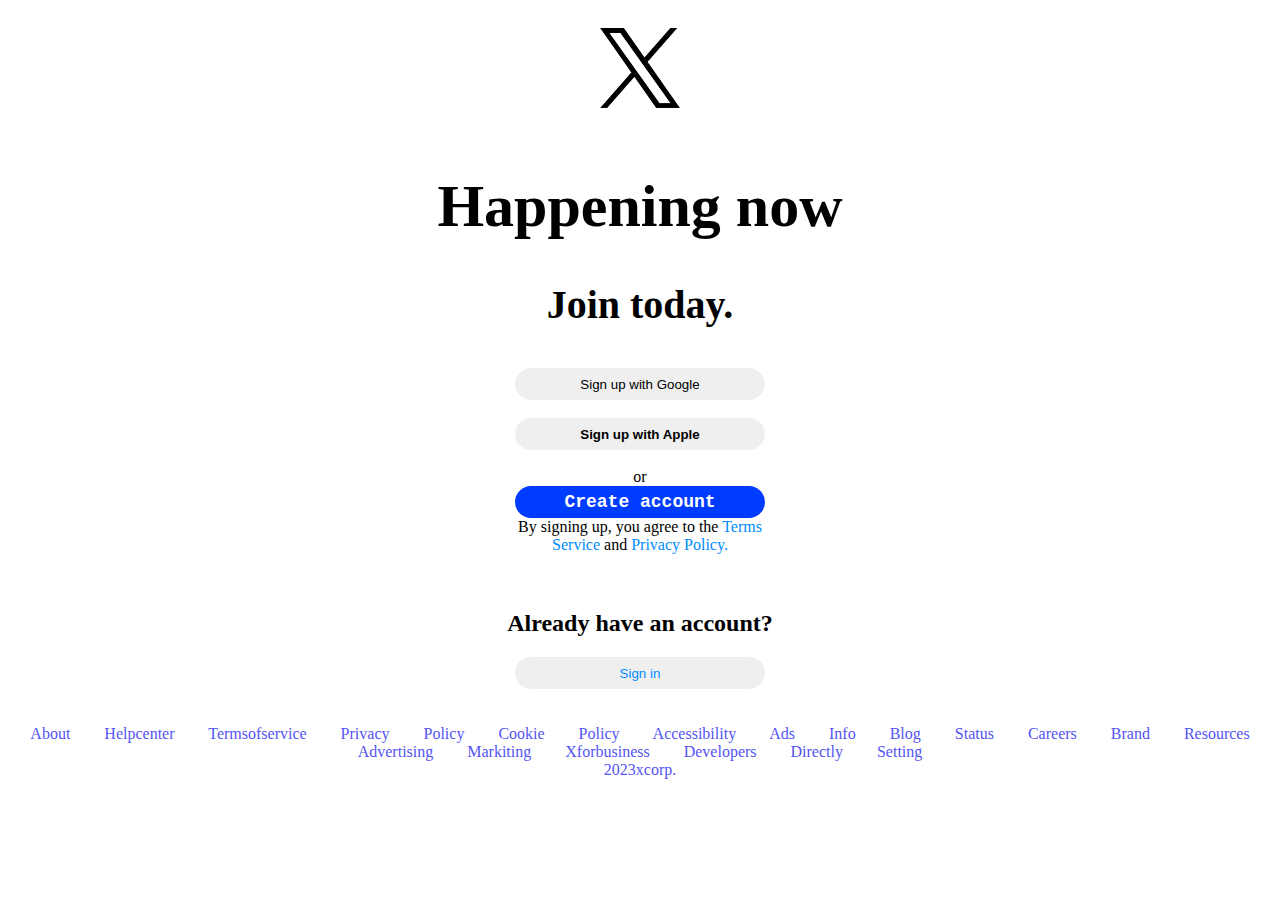
<file: twitter.html>
<!DOCTYPE html>
<html lang="en">

<head>
    <link rel="stylesheet" href="https://cdnjs.cloudflare.com/ajax/libs/font-awesome/6.4.2/css/all.min.css"
        integrity="sha512-z3gLpd7yknf1YoNbCzqRKc4qyor8gaKU1qmn+CShxbuBusANI9QpRohGBreCFkKxLhei6S9CQXFEbbKuqLg0DA=="
        crossorigin="anonymous" referrerpolicy="no-referrer" />
    <meta charset="UTF-8">
    <meta name="viewport" content="width=device-width, initial-scale=1.0">
    <title>twitter</title>
    <link rel="stylesheet" href="./twitter.css">
</head>

<body>
    <center>
        <div class="container">
            <div class="main">
                <img src="./large-x-logo.png.twimg.1920.png" alt="">
                <br>

                <h1>Happening now</h1>
                <h3>Join today.</h3>

                <input type="submit" value="Sign up with Google"><br><br>
                <input class="apple" type="submit" value="Sign up with Apple"><br><br>

                or
                <br>



                <input class="account" type="submit" value="Create account"><br>
                By signing up, you agree to the <span>Terms <br>Service </span>and <span> Privacy Policy.</span>
                <br><br><br>
                <h2>Already have an account?</h2>

                <input class="sign" type="submit" value="Sign in"><br><br><br>


                <p1> about helpcenter termsofservice privacy policy cookie policy accessibility ads info blog status
                    careers brand resources advertising markiting xforbusiness developers directly setting <br>
                    2023xcorp.</p1>
                    

                    
            </div>


        </div>

        </div>
    </center>
</body>

</html>
</file>
<file: candidate.css>
body{
    overflow-x: hidden;
}




nav {
    height: 60px;
    width: 100%;
    background-color:#272f2f;
    color: #fff;
    font-size: 20px;
    display: flex;
    justify-content: center;
   
}

nav ul {
    height: 100%;
    width: 100%;
    display: flex;
    align-items: center;
    justify-content: space-evenly;
    list-style: none;
    transition: all 0.3s ease-in;
}

nav a {
    color: white;
    text-decoration: none;
}

.ham {
    display: none;
}



@media(max-width: 768px) {

    nav {
        justify-content: flex-end;
    }

    .ham {
        display: block;
        cursor: pointer;
        margin-right: 20px;
    }


    .show {
        background-color: #333;
        position: absolute;
        flex-direction: column;
        top: 130px;
        width: 57%;
        height: 400px;
        right: 0px;
        display: flex;
        padding: 30px;
        align-items: flex-start;
        border-bottom-left-radius: 64px;
    }

    .hide {
        transform: translatey(-200px);
        visibility: hidden;
        opacity: 0.1;
        
    }
}
.image20{
height: 50px;
}



.div{
    margin: 0 auto;
}

    .div50 img{
        object-fit: cover;
      
      
    }

.btn0{
    height: 100px;
    width: 100px;
    border-radius: 50%;
    background: none;
    border: 2px solid green;
    margin-top: -50px;
    margin-left: 50px;
}

@media (max-width:586px){
    .btn0{
        height: 60px;
        width: 60px;
       margin-right: -70px;
       column-gap: 20px;
    }
}

@media (max-width:586px){
    .image1{
        height: 45px;
        width: 45px;
       
       
    }
.fa-bars{
    margin-top: 20px;
}

nav a:hover{
    color: blue;
}
}



.searchbar {
    height: 70px;
    width: 100%;
    background-color: rgb(6, 6, 97);
    color: white;
    gap: 40px;
    display: flex;
    align-items: center;
    justify-content:space-between;
    position: fixed;
    z-index: 999;

}

.contacts{
   display: flex;
   flex-wrap: wrap;
   justify-content: space-evenly;
   gap: 30px;
}

.logo img{
    object-fit: contain;
}

a {
    text-decoration: none;
    color: white;
}

.d-block{
    height: 500px;
    background-position: center;
}
.fa-bars{
    margin-top: 20px;
    
}

@media(max-width:446px){
    .contacts{
        font-size: 10px;
        gap: 20px;
    }
}
   

        .div1{
            height: 600px;
            width: 100%;
            background-color: black;
            display: flex;
            justify-content: center;
            align-items:center ;
            flex-wrap: wrap;
        }

        .div2{
           
            display: flex;
            justify-content: center;
            align-items:flex-start ;
            flex-wrap: wrap;
            text-transform: capitalize;
            color: white;
            
            flex-direction: column;
            text-align: center;
        }

        .div2 h3{
color: blue;
        }

        .div2 h4{
color: blue;
        }


        
         input{
            width: 400px;
            border-radius: 5px;
            background: transparent;
color: white;
text-align: center;
        }

      #sign{
        width: 100px;
        background-color: rgb(15, 131, 131);
        height: 35px;
        border: none;
        border-radius: 0%;
        text-transform: capitalize;
        color: white;
    
      }

      .btn1{
        color: blue;
        border: none;
        background: none;
       
      }

h2{
    font-size: 15px;
}

span{
    color: aqua;
}






      @media(max-width:398px){
input{
    width: 200px;
}
      }




      @media(max-width:800px){
        .rohit{
            width: 300px;
        }
              }
</file>
<file: community.css>
.body{
    overflow-x: hidden;
}


nav {
    height: 60px;
    width: 100%;
    background-color: #333;
    color: #fff;
    font-size: 20px;
    display: flex;
    justify-content: center;
   
}

nav ul {
    height: 100%;
    width: 100%;
    display: flex;
    align-items: center;
    justify-content: space-evenly;
    list-style: none;
    transition: all 0.3s ease-in;
}

nav a {
    color: #fff;
    text-decoration: none;
}

.ham {
    display: none;
}



@media(max-width: 768px) {

    nav {
        justify-content: flex-end;
    }

    .ham {
        display: block;
        cursor: pointer;
        margin-right: 20px;
    }


    .show {
        background-color: #333;
        position: absolute;
        flex-direction: column;
        top: 130px;
        width: 57%;
        height: 400px;
        right: 0px;
        display: flex;
        padding: 30px;
        align-items: flex-start;
        border-bottom-left-radius: 64px;
    }

    .hide {
        transform: translatey(-200px);
        visibility: hidden;
        opacity: 0.1;
       
    }
}
.image20{
height: 50px;
}



.div{
    margin: 0 auto;
}

    .div50 img{
        object-fit: cover;
      
      
    }

.btn0{
    height: 100px;
    width: 100px;
    border-radius: 50%;
    background: none;
    border: 2px solid green;
    margin-top: -50px;
    margin-left: 50px;
}

@media (max-width:586px){
    .btn0{
        height: 60px;
        width: 60px;
       margin-right: -70px;
       column-gap: 20px;
    }
}

@media (max-width:586px){
    .image1{
        height: 45px;
        width: 45px;
       
       
    }
.fa-bars{
    margin-top: 20px;
}

nav a:hover{
    color: blue;
}
}

.searchbar {
    height: 75px;
    width: 100%;
    background-color: rgb(6, 6, 97);
    color: white;
    gap: 40px;
    display: flex;
    align-items: center;
    justify-content:space-between;
    position: fixed;
    z-index: 999;

}

.contacts{
   display: flex;
   flex-wrap: wrap;
   justify-content: space-evenly;
   gap: 30px;
}


.logo img{
    object-fit: contain;
}

a {
    text-decoration: none;
    color: white;
}

.d-block{
    height: 500px;
    background-position: center;
}
.fa-bars{
    margin-top: 20px;
    
}

@media(max-width:768px){
    .contacts{
        font-size: 10px;
        gap: 11px;
                margin-right: 20px;
    }
}



        .images{
            height:600px;
            width:100%;
            border :2px solid white;
            background-image:url("./pexels-artem-podrez-8533082.jpg");
            background-repeat:no-repeat;
            background-size:cover;
            transition: 0.8s;
            background-position: center;
            display: flex;
            align-items: center;
            }
            
            .outer-div{
overflow: hidden;
            }

            .images:hover{
transform: scale(1.1);


            }

            .div1 {
                height: max-content;
                width: 100%;
                display: flex;
                justify-content: center;
                align-items: center;
                margin: 10px 0px;
            }
            
            .div2 h2 {
                background: linear-gradient(rgb(19, 19, 209), rgb(9, 243, 9));
                -webkit-background-clip: text;
                -webkit-text-fill-color: transparent;
                display: flex;
                justify-content: center;
                align-items: center;
                font-weight: bold;
                font-size: 40px;
                text-transform: capitalize;
            }

            .div2 p {
                display: flex;
                justify-content: center;
                align-items: center;
                flex-wrap: wrap;
                margin: 30px;
            }   
           

            

.div3{
    height: 550px;
    width: 100%;
    background: url("./pexels-cottonbro-studio-8666428.jpg") no-repeat center/cover fixed;
  display: flex;
justify-content: center;
align-items: center;
flex-wrap: wrap;
background-position: center; 
column-gap: 50px;
}

h1{
    text-align: center;
    color: blue;
    text-transform: capitalize;

}

.div4{
    height: 250px;
    width: 200px;
    border: 2px solid rgb(4, 226, 4);
    display: flex;
    flex-wrap: wrap;
    justify-content: center;
    align-items: center;
    border-radius: 10px;
    box-sizing: border-box;
}

.card1{
    height: 220px;
    width: 170px;
    background-color: white;
    border-radius: 10px;
   box-sizing: border-box;
}

.card1 h1{
    text-align: center;
    color: rgb(4, 4, 156);
    font-weight: bold;
}
.card1 h6{
    color: rgb(1, 1, 41);
    text-align: center;
    text-transform: capitalize;

}

.image1{
    height:50%;
    width: 100%;
   
    box-sizing: border-box;
}

.image1 img{
    height: 100%;
    width: 80%;

}


@media (max-width:450px){
    .card1{
        height: 180px;
        width: 130px;
    }
}


@media (max-width:354px){
    .card1{
        height: 160px;
        width: 110px;
    }
}



@media (max-width:450px){
    .div4{
        height: 200px;
        width: 150px;
    }
}

@media (max-width:350px){
    .div4{
        height: 180px;
        width: 130px;
       
    }
}
@media (max-width:950px){
    .div4{
       
       flex-direction: column-reverse;
    }
}

@media (max-width:350px){
    .card1 h6{
       font-size: 12px;
       
    }
}




.div6 {
    height: max-content;
    width: 100%;
    display: flex;
    flex-wrap: wrap;
    justify-content: center;
    align-items: center;
    flex-direction: row-reverse;
}

.div7 {
    height: 30rem;
    width: 600px;
    display: flex;
    align-items: center;
    justify-content: center;
    background-color:aliceblue;
    padding: 10px;
    border-radius: 30px;
     transition: 0.3s;
}
.div7:hover{
transform:translateY(20px);

}

.div8 {
    height: 30rem;
    width: 600px;
}

.div8 img {
    height: 100%;
    width: 100%;
    border-radius: 30px;
}


.div9{
    height: max-content;
    width: 100%;
    display: flex;
    flex-wrap: wrap;
    justify-content: center;
    align-items: center;
    
}

.div10 {
    height: 30rem;
    width: 600px;
    display: flex;
    align-items: center;
    justify-content: center;
    background-color:aliceblue;
    padding: 10px;
    border-radius: 30px;
    
}

.div11 {
    height: 30rem;
    width: 600px;
    
}

.div11 img {
    height: 100%;
    width: 100%;
    border-radius: 30px;
    transition: 0.3s;
}

.div11 img:hover{
    transform:translatey(-20px);

}

.div12{
    height: max-content;
    width: 100%;
    display: flex;
    flex-wrap: wrap;
    justify-content: center;
    align-items: center;
    flex-direction: row-reverse;
}

.div13 {
    height: 30rem;
    width: 600px;
    display: flex;
    align-items: center;
    justify-content: center;
    background-color:aliceblue;
    padding: 20px;
    border-radius: 30px; 
}

.head{
    color: blue;
    font-weight: bold;
    font-size: 30px;
    text-transform: capitalize;
}


.div13 input{
background-color: rgb(11, 212, 11);
height: 35px;
width: 100px;
border-radius: 4px;
border: none;
color: white;
text-transform: capitalize;
}

.div14{
    height: max-content;
    width: 100%;
    display: flex;
    flex-wrap: wrap;
    
}

.image2{
    height:300px;
    width: 100%;
    background-size: cover;
    background-repeat: no-repeat;
filter: opacity(0.5);
flex-wrap: wrap;
    background-image: linear-gradient(blue,green);
}

.image2 p{
    color: white;
    font-weight: bold;
    font-size: 20px;
    text-transform: capitalize;
    padding: 30px;
    filter: opacity(0.9);
    display: flex;
justify-content: center;
align-items:flex-end;
padding: 20px;
flex-wrap: wrap;
}

 .btn1{
    display: flex;
    justify-content: center;
    align-items: flex-end; 
}

.btn1 input{
    background: transparent;
height: 35px;
width: 100px;
border-radius: 4px;
border-color: white;
color:rgb(237, 237, 243);
text-transform: capitalize;
transition: 1s;
font-weight: bold;
}

.btn1 input:hover{
   transform: scale(1.1);
   font-size: 20px;
   background-color: rgb(6, 216, 6);
}

@media (max-width:377px){
    .btn1 input{
       margin-top: -30px;
       
    }
}

@media (max-width:377px){
    .image2 p{
        font-size: 16px;
       
    }
}



.footer {
    height: max-content;
    width: 100%;
    background-image: linear-gradient(rgb(71, 240, 71), rgb(64, 64, 248));
    display: flex;
    flex-wrap: wrap;
    justify-content: center;
    align-items: center;
}

.footer1 {
   
    width: 90%;
    justify-content: space-around;
    flex-wrap: wrap;

}

.fa-xs {
    font-size: 20px;
    margin-left: 10px;
    transition: 1s;
}

hr {
    color: white;
    border: 1px solid;
    opacity: 1;
}

#footer {
    display: flex;
    justify-content: space-evenly;
    gap: 50px;
    flex-wrap: wrap;
}

.part1 {
    color: white;
    text-transform: capitalize;
}

.part1 p:hover {
    color: blue;
}


.part2 {
    color: white;
    text-transform: capitalize;
}

.part2 p:hover {
    color: blue;
}

.part3 {
    color: white;
    text-transform: capitalize;
}

.part3 p:hover {
    color: blue;
}

.part4 {
    color: white;
    text-transform: capitalize;
}

.part4 p:hover {
    color: blue;
}


.suppliers {
    color: white;
    font-weight: bold;
    border-color: white;
    text-transform: capitalize;
    height: 50px;
    width: 150px;
    background-color: rgb(64, 64, 248);
    transition: 0.5s;
    border-radius: 5px;
}

.suppliers:hover {
    border-radius: 10px;
    background-color: rgb(6, 172, 6);
    background-transform: scale(1.1);
    flex-wrap: wrap;

}


p4 {
    color: white;
    display: flex;
    justify-content: center;
}

.tic {
    color: rgba(255, 255, 255, 0.89);
    display: flex;
    justify-content: end;
}

.phone {
    position: fixed;
    bottom: 200px;
    margin-left: 1240px;

}

@media (max-width:498px){
    .part1,.part2,.part3,.part4{
        font-size: 10px;
    }
}

@media (max-width:498px){
    .suppliers{
       height: 30px;
       width: 100px;
    }
}

@media (max-width:340px){
    .part1,.part2,.part3,.part4{
      font-size: 8px;
    }
}

@media (max-width:498px){
    p4{
        font-size: 10px;
    }
}


.Btn10 {
    width: 45px;
    height: 45px;
    background: linear-gradient(#44ea76, #39fad7);
    display: flex;
    align-items: center;
    justify-content: center;
    border-radius: 50%;
    cursor: pointer;
    border: none;
    position: fixed;
      bottom: 30%;
      border: none;
      right: 2%;
  
  }
  
  .arrow path {
    fill: white;
  }
  
  .text10 {
    font-size: 0.7em;
    width: 100px;
    position: absolute;
    right: 31px;
    left: -36px;
    color:white;
    display: flex;
    align-items: center;
    justify-content: center;
    bottom: 35px;
    opacity: 0;
    transition-duration: .7s;
  }
  
  .Btn10:hover .text10 {
    opacity: 1;
    transition-duration: .7s;
  }
  
  .Btn10:hover .arrow {
    animation: slide-in-bottom .7s cubic-bezier(0.250, 0.460, 0.450, 0.940) both;
  }
  
  @keyframes slide-in-bottom {
    0% {
      transform: translateY(10px);
      opacity: 0;
    }
  
    100% {
      transform: translateY(0);
      opacity: 1;
    }
  }
</file>
<file: instgram.css>
.container{
    height: 800px;
    width: 100%;
    display:grid;
    justify-content: center;
    align-content: center;  
}

.rohit{
    height: 1000px;
    width: 100%;
   
}

.main{
    height: 500px;
    width: 400px;
    border: 1px solid rgb(153, 151, 151);
    display: flex;
    flex-direction: column;
    align-items: center;
}

h1{
text-transform: capitalize;
font-size: 50px;
font-family:fantasy;
display: flex;
    
}

input{
    height: 35px;
    width: 70%;
    display: flex;
    border-radius: 4px;
    border: 1px solid rgb(153, 151, 151);
}

input:hover{
   border: 1px solid rgb(153, 151, 151);
}

.submit{
    border: none;
    height:35px;
    color: white;
    background-color: rgb(4, 218, 218);
    display: flex;
    justify-content: center;
    font-weight: bold;
    border-radius: 8px;
}

h3{
    color:rgb(153, 151, 151) ;
}
h5{
    color: rgb(64, 64, 97);
}

.box{
    height: 60px;
    width: 400px;
    border: 1px solid rgb(153, 151, 151);
    display: flex;
    justify-content: center;
    align-items: center;
}

a{
    text-decoration: none;
    color: rgb(4, 218, 218);
}
h4{
    display: flex;
    justify-content: center;
    align-items: center;
}
img{
    height: 50px;
    width: 150px; 
    margin-left: 35px; 
    
}

p{
    word-spacing: 20px;
    color: rgb(73, 72, 72) ;
    font-size: 13px;
   
}
</file>
<file: investors.css>
.body{
    overflow-x: hidden;
}

nav {
    height: 60px;
    width: 100%;
    background-color: #333;
    color: #fff;
    font-size: 20px;
    display: flex;
    justify-content: center;
    position: fixed;
    z-index: 999;
    
}

nav ul {
    height: 100%;
    width: 100%;
    display: flex;
    align-items: center;
    justify-content: space-evenly;
    list-style: none;
    transition: all 0.3s ease-in;
}

nav a {
    color: #fff;
    text-decoration: none;
}

.ham {
    display: none;
}



@media(max-width: 768px) {

    nav {
        justify-content: flex-end;
    }

    .ham {
        display: block;
        cursor: pointer;
        margin-right: 20px;
    }


    .show {
        background-color: #333;
        position: absolute;
        flex-direction: column;
        top: 130px;
        width: 57%;
        height: 400px;
        right: 0px;
        display: flex;
        padding: 30px;
        align-items: flex-start;
        border-bottom-left-radius: 64px;
    }

    .hide {
        transform: translatey(-200px);
        visibility: hidden;
        opacity: 0.1;
        
    }
}
.image20{
height: 50px;
}



.div{
    margin: 0 auto;
}

    .div50 img{
        object-fit: cover;
      
      
    }

.btn0{
    height: 100px;
    width: 100px;
    border-radius: 50%;
    background: none;
    border: 2px solid green;
    margin-top: -50px;
    margin-left: 50px;
}

@media (max-width:586px){
    .btn0{
        height: 60px;
        width: 60px;
       margin-right: -70px;
       column-gap: 20px;
    }
}

@media (max-width:586px){
    .image1{
        height: 45px;
        width: 45px;
       
       
    }
.fa-bars{
    margin-top: 20px;
}

nav a:hover{
    color: blue;
}
}


.searchbar {
    height: 75px;
    width: 100%;
    background-color: rgb(6, 6, 97);
    color: white;
    gap: 40px;
    display: flex;
    align-items: center;
    justify-content:space-between;
    position: fixed;
    z-index: 999;

}

.contacts{
   display: flex;
   flex-wrap: wrap;
   justify-content: space-evenly;
   gap: 30px;
}


.logo img{
    object-fit: contain;
}

a {
    text-decoration: none;
    color: white;
}

.d-block{
    height: 500px;
    background-position: center;
}
.fa-bars{
    margin-top: 20px;
    
}

@media(max-width:768px){
    .contacts{
        font-size: 10px;
        gap: 11px;
                margin-right: 20px;
    }
}


.images{
    height: 600px;
    width: 100%;
    background-image: url("./pexels-antoni-shkraba-5215006.jpg");
    background-repeat: no-repeat;
    background-size: cover;
    transition: 1s;
    background-position: center;
    
}
@media(max-width:1220){
.images{
    width: 320px;
}


}

.outer-div{
    overflow: hidden;
}
.images:hover{
transform: scale(1.1);

}

.div1{
    background-image: linear-gradient(blue,green);
    -webkit-background-clip: text;
    -webkit-text-fill-color: transparent;
    display: flex;
    justify-content: center;
    flex-wrap: wrap;
    font-size: 30px;
    font-weight: bold;
}

.div2{
    height: max-content;
    width: 100%;
    display: flex;
    justify-content: space-evenly;
    gap: 70px;
    justify-content: center;
    align-items: center;
    flex-wrap: wrap;
   
}

input{
    height: max-content;
    width: max-content;
    background-color: rgb(3, 172, 3);
    border: navajowhite;
    border-radius: 20px;
    color: white;
    font-size: 13px;
}

h6{
    color: blue;
    font-size: 12px;
}

p1 {
    color:rgb(6, 194, 6);
    margin-top: 0;
    margin-bottom: 1rem;
    text-transform: capitalize;
}

.card-body{
    height: 200px;
}

.div3{
    height:max-content;
    width: 100%;
    display: flex;
    justify-content: center;
    align-items: center;
    flex-wrap: wrap;
    justify-content: space-evenly;
    gap: 10px;
  
}



.btn-primary{
    color: green;
    background: white;
    border: none;
    display: flex;
    justify-content: flex-start;
}
.btn-primary:hover{
    background-color: white;
    color: green;
    --bs-btn-active-bg:white;
}



 h3{
text-transform: capitalize;
padding: 10.5px;
}



.card h4{
    color: rgb(2, 2, 102);
    font-size: 15px;
    text-transform: capitalize;
    padding: 10px;
}

.card h5{
    color: green;
   padding: 6px;
   text-transform: capitalize;
    
}



h2{
    color: blue;
    display: flex;
    justify-content: center;
    text-transform: capitalize;
}

.rohit{
    background-color: rgba(224, 197, 250, 0.952);
    height: max-content;
    width: 100%;
}

.div4{
    height:max-content;
    width: 90%;
    display: flex;
    margin: 0 auto;
    flex-direction: column;
    justify-content: center;
    align-items: center; 
    flex-wrap: wrap;
   
}

.div4 img{
   object-fit: cover;
height: 100%;
width: 100%;
}

.marquee-div{
    height: 100px;
    width: 100%;
    /* background-color: aqua; */
    position: relative;
    bottom: 50px;
    border-radius: 10px;
    display: flex;
    align-items: center;
    justify-content: center;
    gap: 20px;
}

.marquee-div-inner{
    height: 70%;
    width: 30%;
    background-color:green;
    border-radius: 10px;
    color: white;
    display: flex;
    justify-content: center;
    align-items: center;
    text-transform: capitalize;
    font-weight: bold;

}


.part8 p{
    color: rgb(7, 228, 7);
    font-weight: bold;
    text-transform: capitalize;
}

.part8 p:hover{
color: blue;
}

.div6 {
    height: 30rem;
    width: 600px;
    display: flex;
    justify-content: center;
    background-color: aliceblue;
    padding: 10px;
}


.div6 h1{
    color: blue;
    text-transform: capitalize;
    font-weight: bold;
}

.div5 {
    height: 30rem;
    width: 600px;

}

.div5 img {
    height: 100%;
    width: 100%;
}

.div7{
    height: max-content;
    width: 100%;
    display: flex;
    flex-wrap: wrap;
    justify-content: center;
    align-items: center;
    flex-direction: row-reverse;
}

 .div8{
    height: max-content;
    width: 100%;
    display: flex;
    flex-wrap: wrap;
    justify-content: center;
    align-items: center;
   
    justify-content: space-evenly;
    gap: 20px;
 }

 .div9{
    height: 30rem;
    width: 300px;
  background-color: whitesmoke;
 }
 .div9 h2{
    color: blue;
    text-transform: capitalize;
    font-weight: bold;
 }
.div9 h6,h5{
   padding: 15px;
    text-transform: capitalize;
    font-weight: bold;
}

.div9 .btn{
   border-radius: 7px;
   height: 40px;
   width: 100px;
   text-transform: capitalize;
   display: flex;
   justify-content: center;
   align-items: center;
   color:white;
   margin-left: 16px;
   background-color: rgb(5, 209, 5);
}

.div9 .btn:hover{
    background-color: green;
    color: white;
}

.div9 h3{
    color: green;

}

.image2{
    height: 15rem; 
}

.div10{
    height: max-content;
    width: 100%;
   
    display: flex;
    justify-content: center;
    align-items: center;
    flex-wrap: wrap;
    color: blue;
    text-align: center;
    text-transform: capitalize;
}

.image{
    height: max-content;
    width: 90%;
 border-radius: 10px;
   background-size: cover;
   background-position: center;
   /* display: flex;
   justify-content: center; */
 padding: 10px;
 color: white;
   flex-wrap: wrap;
   column-gap: 10px;
    background-repeat: no-repeat;
    background-image: url("./stock-market-forex-trading-graph.jpg")

}

.div-card1{
    display: flex;
    justify-content: center;
    align-items: center;
    margin: 0 auto;
    column-gap: 20px;
    
}

@media (max-width:700px){
    .div-card1{
        flex-direction: column;
    }
}



.div11{
    height: 130px;
    width: 280px;
    background-color: white;
    border-radius: 20px;
    flex-wrap: wrap;
    display: flex;
    justify-content: center;
    align-items: center;
    
}


.div11 h4{
    color: black;
    font-weight: bold;
}

.div11 a{
    color: green;
   
}

.image h3{
    color: white;
}

.email{
    height: 35px;
    width:400px;
    background-color: white;
    text-transform: capitalize;
    border: none;  
    text-align:center;
    font-size: 20px;

}

@media (max-width:472px){
     .email{
        width:250px ;
    }
}

.image p{
    color: white;
    margin-left: 129px;
}
.btn1{
    width: 100px;
    height: 35px;
    border-radius: 10px;
    background-color:rgb(10, 219, 10);
    color: white;
    margin-right: 50px;
    text-transform: capitalize;
    transition: 1.1s;
}

.btn1:hover{
    background-color:transparent;
    transform: scale(1.1);

}






















.footer {
    height: max-content;
    width: 100%;
    background-image: linear-gradient(rgb(71, 240, 71), rgb(64, 64, 248));
    display: flex;
    flex-wrap: wrap;
    justify-content: center;
    align-items: center;
}

.footer1 {
   
    width: 90%;
    justify-content: space-around;
    flex-wrap: wrap;

}

.fa-xs {
    font-size: 20px;
    margin-left: 10px;
    transition: 1s;
}

hr {
    color: white;
    border: 1px solid;
    opacity: 1;
}

#footer {
    display: flex;
    justify-content: space-evenly;
    gap: 80px;
    flex-wrap: wrap;
}

.part1 {
    color: white;
    text-transform: capitalize;
}

.part1 p:hover {
    color: blue;
}


.part2 {
    color: white;
    text-transform: capitalize;
}

.part2 p:hover {
    color: blue;
}

.part3 {
    color: white;
    text-transform: capitalize;
}

.part3 p:hover {
    color: blue;
}

.part4 {
    color: white;
    text-transform: capitalize;
}

.part4 p:hover {
    color: blue;
}


.suppliers {
    color: white;
    font-weight: bold;
    border-color: white;
    text-transform: capitalize;
    height: 50px;
    width: 150px;
    background-color: rgb(64, 64, 248);
    transition: 0.5s;
    border-radius: 5px;
}

.suppliers:hover {
    border-radius: 10px;
    background-color: rgb(6, 172, 6);
    background-transform: scale(1.1);
    flex-wrap: wrap;

}


p4 {
    color: white;
    display: flex;
    justify-content: center;
}

.tic {
    color: rgba(255, 255, 255, 0.89);
    display: flex;
    justify-content: end;
}


@media (max-width:498px){
    .part1,.part2,.part3,.part4{
        font-size: 10px;
    }
}

@media (max-width:498px){
    .suppliers{
       height: 30px;
       width: 100px;
    }
}

@media (max-width:340px){
    .part1,.part2,.part3,.part4{
      font-size: 8px;
    }
}

@media (max-width:498px){
    p4{
        font-size: 10px;
    }
}




.Btn10 {
    width: 45px;
    height: 45px;
    background: linear-gradient(#44ea76, #39fad7);
    display: flex;
    align-items: center;
    justify-content: center;
    border-radius: 50%;
    cursor: pointer;
    border: none;
    position: fixed;
      bottom: 30%;
      border: none;
      right: 2%;
  
  }
  
  .arrow path {
    fill: white;
  }
  
  .text10 {
    font-size: 0.7em;
    width: 100px;
    position: absolute;
    right: 31px;
    left: -36px;
    color:white;
    display: flex;
    align-items: center;
    justify-content: center;
    bottom: 35px;
    opacity: 0;
    transition-duration: .7s;
  }
  
  .Btn10:hover .text10 {
    opacity: 1;
    transition-duration: .7s;
  }
  
  .Btn10:hover .arrow {
    animation: slide-in-bottom .7s cubic-bezier(0.250, 0.460, 0.450, 0.940) both;
  }
  
  @keyframes slide-in-bottom {
    0% {
      transform: translateY(10px);
      opacity: 0;
    }
  
    100% {
      transform: translateY(0);
      opacity: 1;
    }
  }
</file>
<file: twitter.css>
.container{
    height: 900px;
    width: 100%;
    display: flex;
    justify-content: center;
}

.main{
    
}

 img{
    height: 5rem;
    width: 5rem;
padding: 20px;
 }
h1{
    font-size: 60px;
}
h3{
    font-size: 40px;
}

input{
    height: 2rem;
    width: 250px;
    border-radius: 20px;
    border: none;
}
input:hover{
    background-color: rgb(231, 231, 231);
}

.apple{
    font-weight: bold;
}

.apple:hover{
    background-color: rgb(194, 192, 192);
}

.account{
    color: white;
    background-color:rgb(0, 60, 255);
    font-family: 'Courier New', Courier, monospace;
    font-weight: bold;
    font-size: 18px;
}
.account:hover{
     background-color: rgb(0, 60, 255);
}

span{
    color: rgb(0, 140, 255);
}

.sign{
    color: rgb(0, 140, 255);
}

p1{
    display: flex;
    justify-content: flex-start;
    color: rgb(84, 84, 243);
    text-transform: capitalize;
    word-spacing: 30px;

}
</file>
